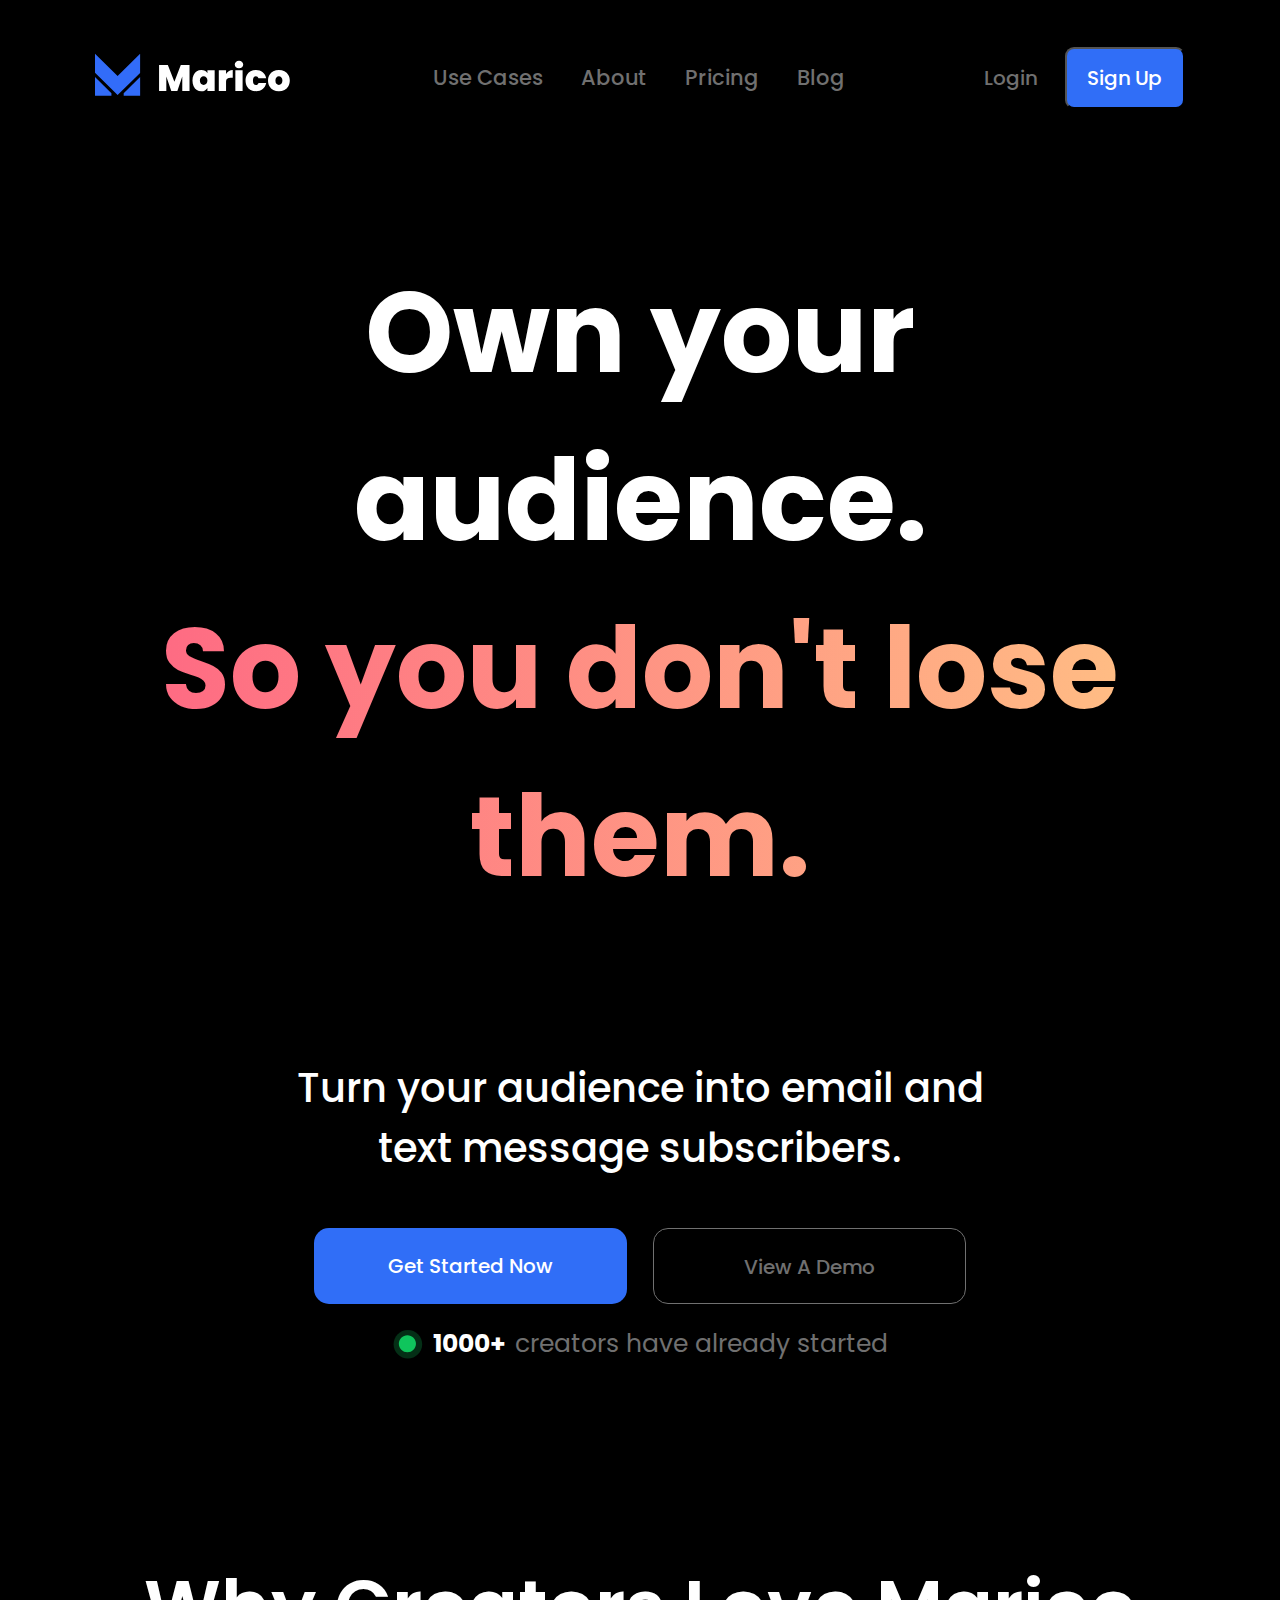
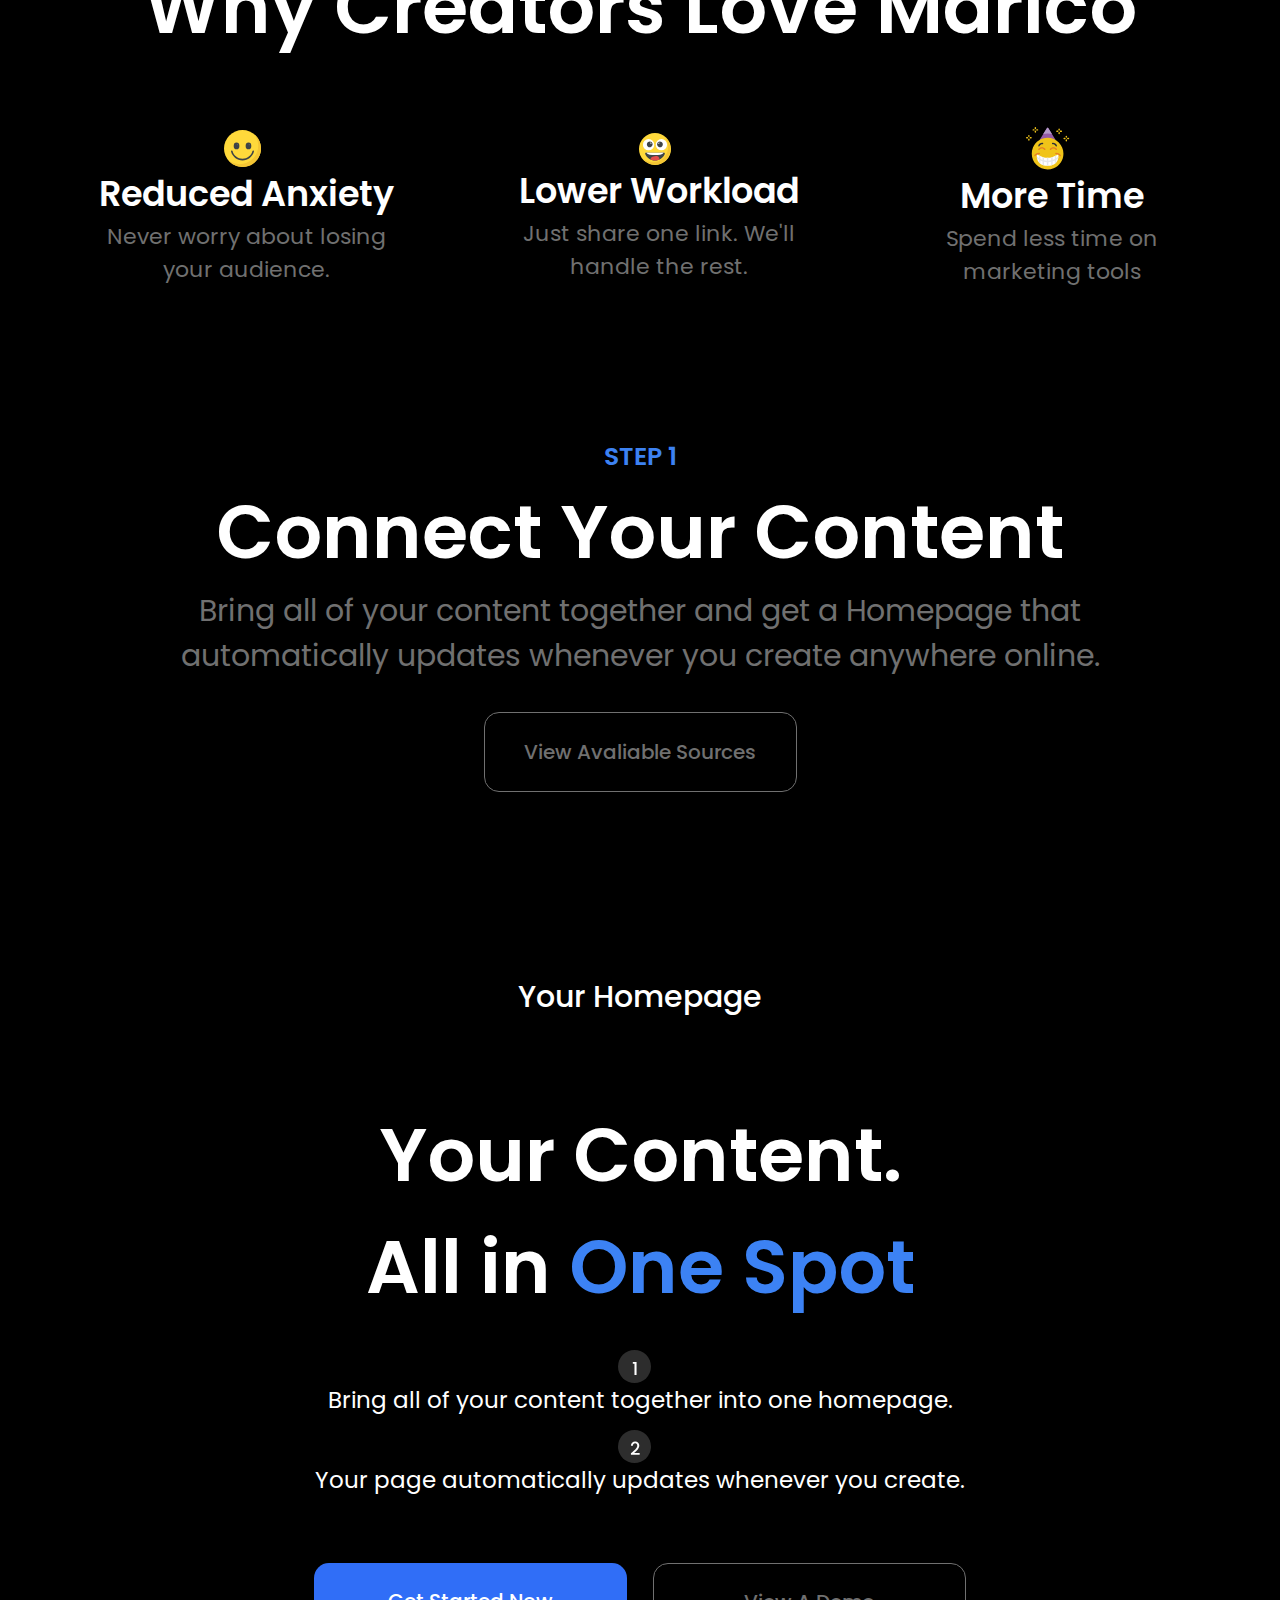
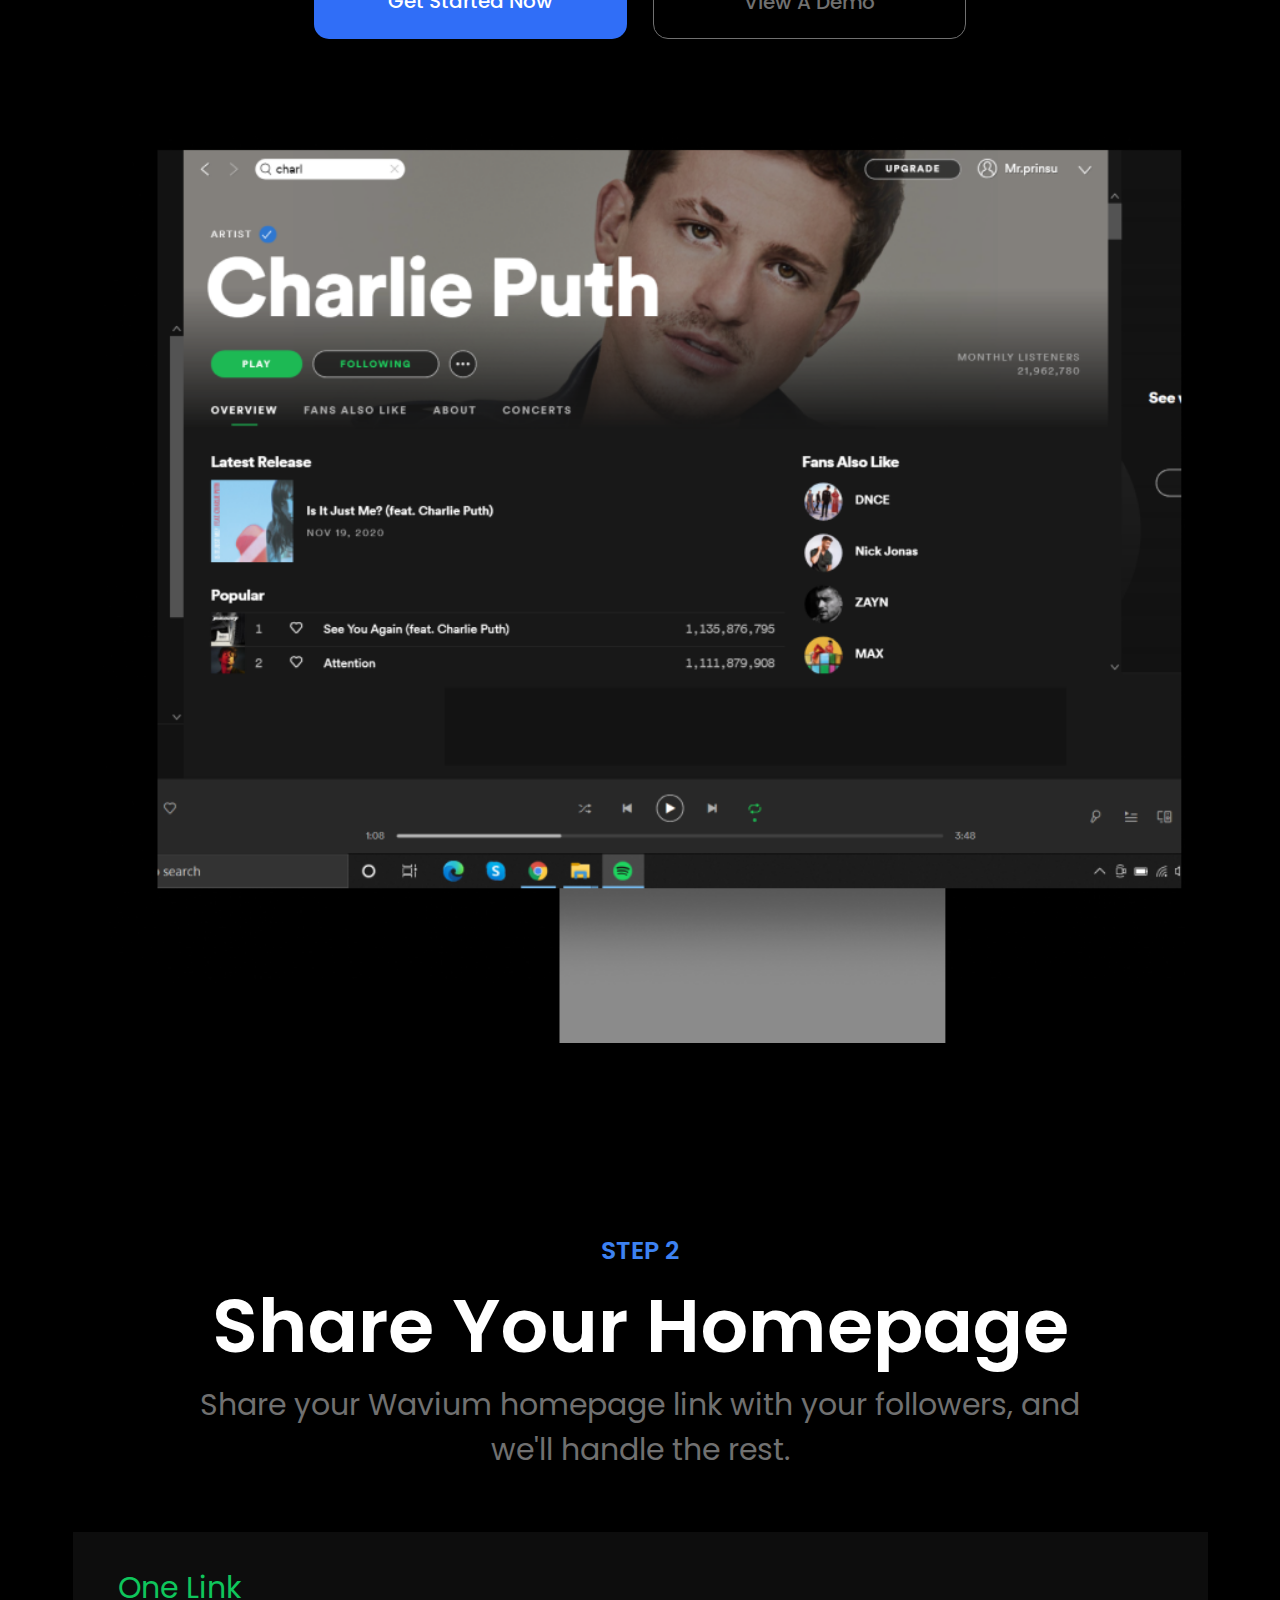
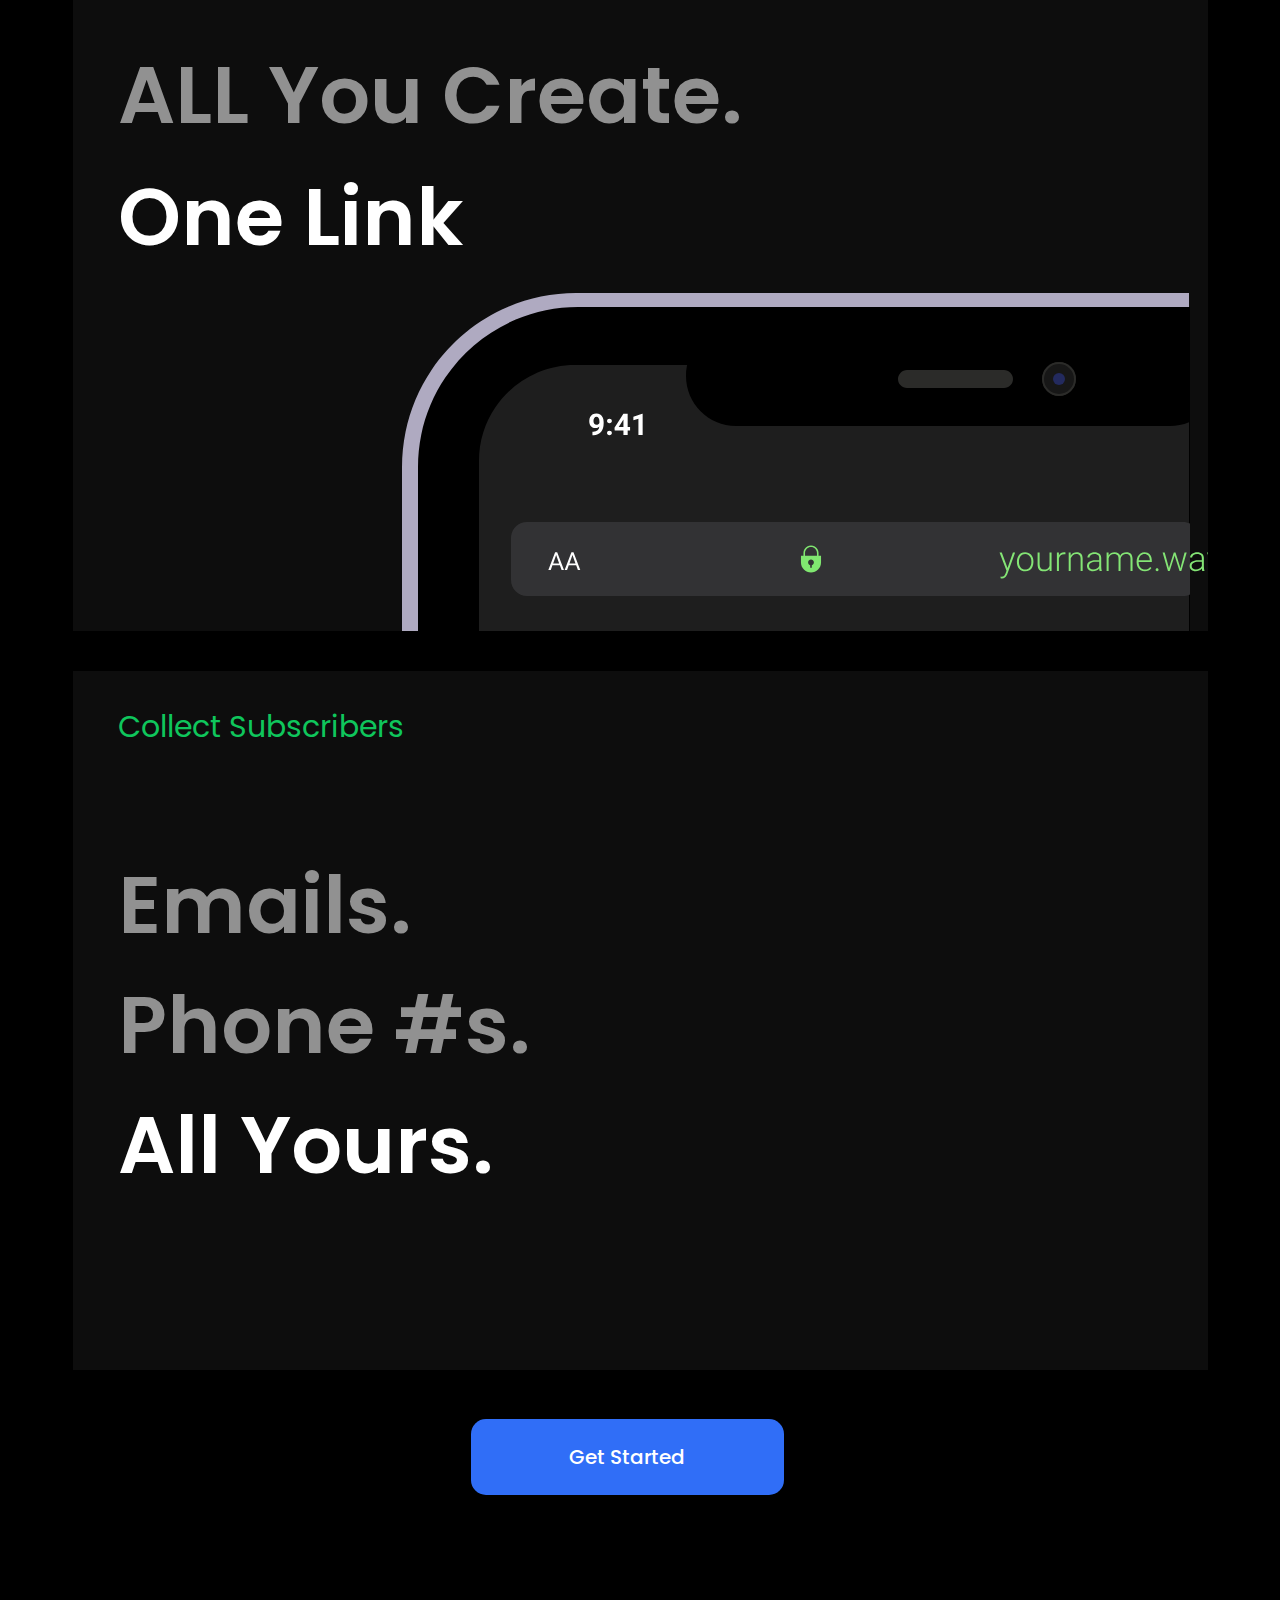
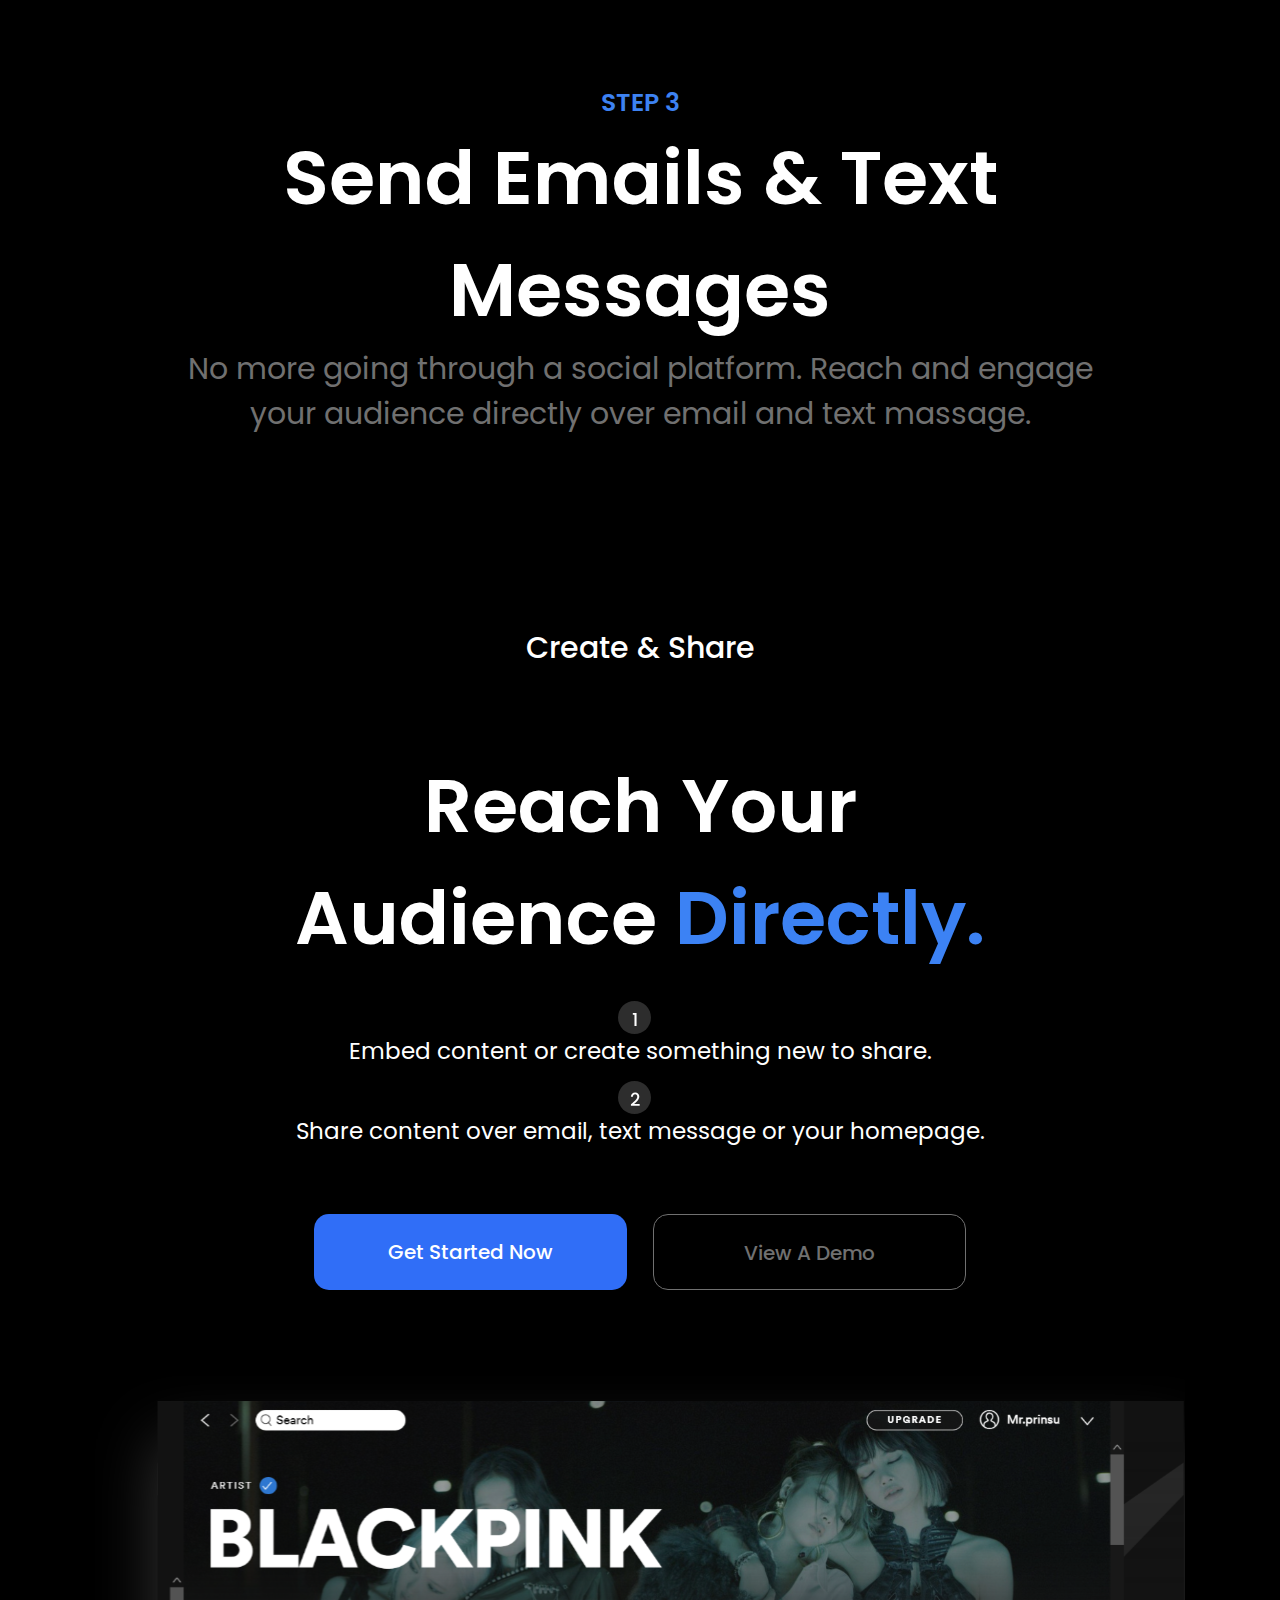
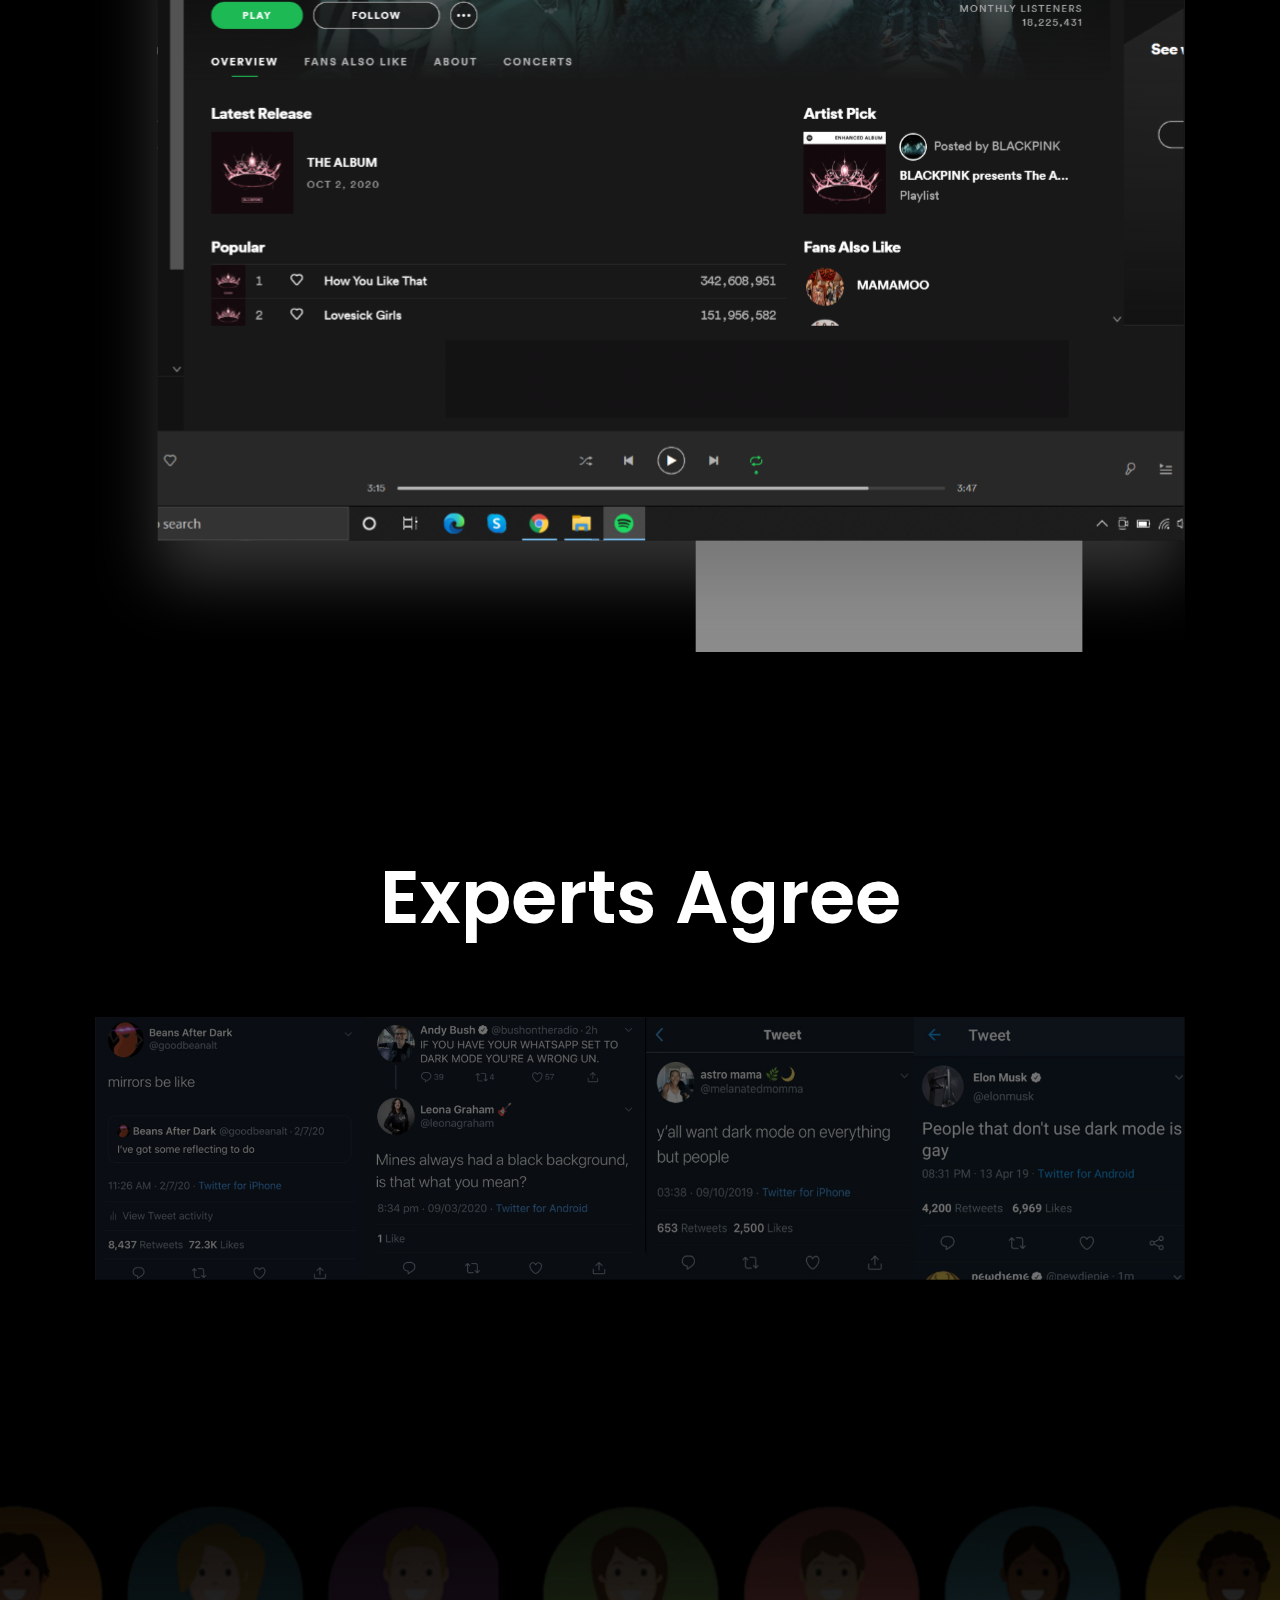
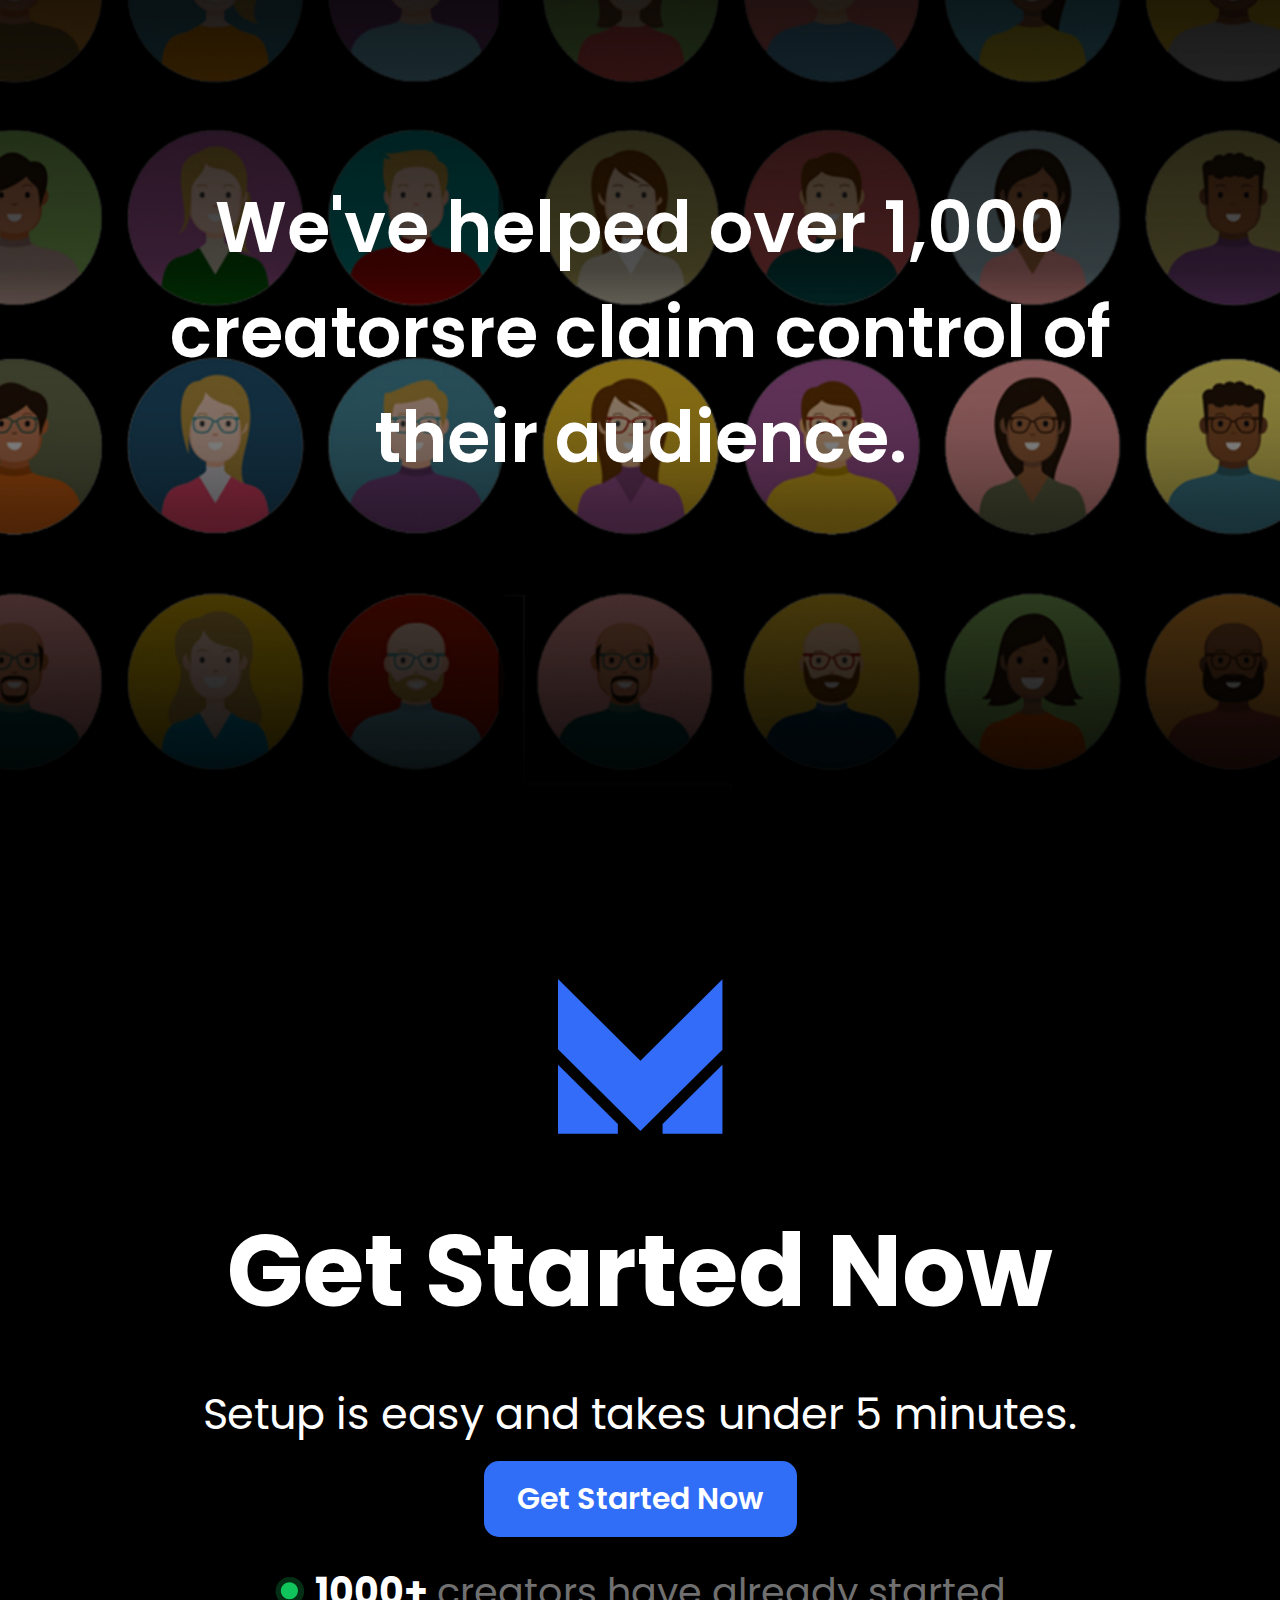
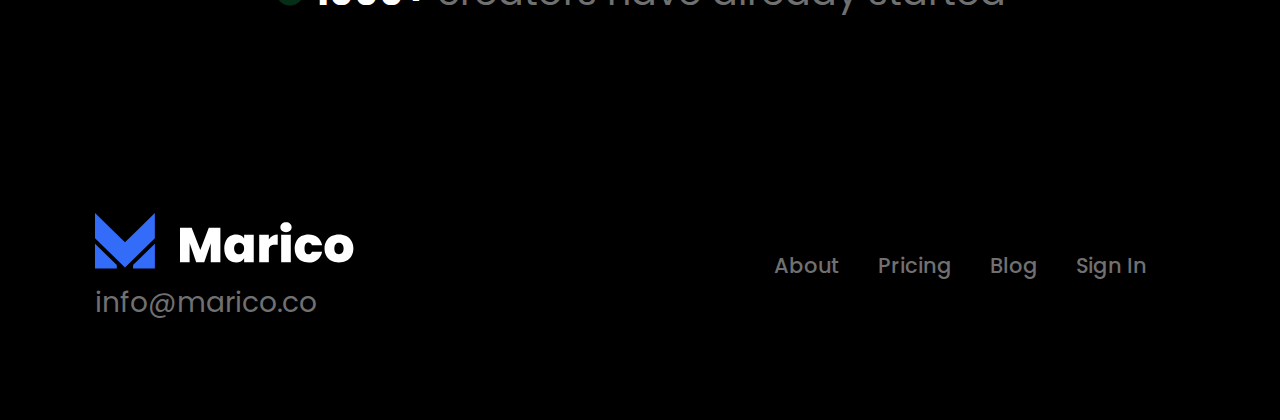
<file: index.html>
<!DOCTYPE html>
<html lang="en">
  <head>
    <meta charset="UTF-8" />
    <meta http-equiv="X-UA-Compatible" content="IE=edge" />
    <meta name="viewport" content="width=device-width, initial-scale=1.0" />
    <link rel="stylesheet" href="css/style.css" />
    <link rel="stylesheet" href="css/normalize.css" />
    <link rel="stylesheet" href="css/media.css" />
    <link rel="preconnect" href="https://fonts.googleapis.com" />
    <link rel="preconnect" href="https://fonts.gstatic.com" crossorigin />
    <link href="https://fonts.googleapis.com/css2?family=Poppins:wght@400;500;600;700&family=Readex+Pro:wght@200;300;400;500;600;700&family=Roboto:ital,wght@0,100;0,300;0,400;0,500;0,700;0,900;1,100;1,300;1,400;1,500;1,700;1,900&display=swap" rel="stylesheet"/>
    <title>Marico</title>
  </head>
  <body>
    <header class="header">
      <div class="container">
        <nav>
          <img src="img/Company_logo.svg" alt="" class="nav-logo" />
          <ul class="nav-ul">
            <li class="nav-li"><a href="index.html" class="nav-li-a">Use Cases</a></li>
            <li class="nav-li"><a href="aboutus.html" class="nav-li-a">About</a></li>
            <li class="nav-li"><a href="price.html" class="nav-li-a">Pricing</a></li>
            <li class="nav-li"><a href="blog.html" class="nav-li-a">Blog</a></li>
          </ul>
          <div class="nav-buttons">
            <a href="login.html"><button class="login-btn">Login</button></a>
            <a href="signup.html"><button class="signup-btn">Sign Up</button></a>
          </div>
        </nav>
        <div class="header-content">
          <h1 class="h1">Own your audience.</h1>
          <span class="h1-2">So you don't lose them.</span>
          <b class="b">Turn your audience into email and text message subscribers.</b>
          <div class="buttons">
            <button class="getstart">Get Started Now</button>
            <button class="viewdemo">View A Demo</button>
          </div>
          <div class="text-group">
            <img src="img/Dot.svg" alt="" class="dot" />
            <p class="p700_25">1000+</p>
            <p class="p400_25">creators have already started</p>
          </div>
        </div>
      </div>
    </header>
    <section class="creators">
      <div class="container">
        <h2 class="h2">Why Creators Love Marico</h2>
        <div class="creators-content">
          <div class="creators-text ">
            <div class="text-group mb">
              <img src="img/Smile_emoji.svg" alt="" class="emoji" />
              <p class="p600_35">Reduced Anxiety</p>
            </div>
            <p class="p400_22">Never worry about losing your audience.</p>
          </div>
          <div class="creators-text mr">
            <div class="text-group mb">
              <img src="img/Happy_emoji.svg" alt="" class="emoji" />
              <p class="p600_35">Lower Workload</p>
            </div>
            <p class="p400_22">Just share one link. We'll handle the rest.</p>
          </div>
          <div class="creators-text">
            <div class="text-group mb">
              <img src="img/Party_emoji.svg" alt="" class="emoji" />
              <p class="p600_35">More Time</p>
            </div>
            <p class="p400_22">Spend less time on marketing tools</p>
          </div>
        </div>
      </div>
    </section>
    <section class="step1">
      <div class="container center">
        <p class="p600_25">STEP 1</p>
        <h2 class="h2 mb">Connect Your Content</h2>
        <p class="p400_30">
          Bring all of your content together and get a Homepage that
          automatically updates whenever you create anywhere online.
        </p>
        <button class="step1-btn">View Avaliable Sources</button>
      </div>
    </section>
    <section class="homepage">
      <div class="container">
        <div class="homepage-content">
          <div class="homepage-text">
            <p class="p500_30">Your Homepage</p>
            <h2 class="h2 ml">Your Content.</h2>
            <h2 class="h2 ml">All in <span class="h2s">One Spot</span></h2>
            <div class="text-group mb fl" style="margin-bottom: 13px; margin-top: 27px">
              <img src="img/Bullet.svg" alt="" class="bullet" />
              <p class="p400_23">
                Bring all of your content together into one homepage.
              </p>
            </div>
            <div class="text-group mb fl">
              <img src="img/Bullet2.svg" alt="" class="bullet" >
              <p class="p400_23">
                Your page automatically updates whenever you create.
              </p>
            </div>
            <div class="buttons mr">
              <button class="getstart sm">Get Started Now</button>
              <button class="viewdemo sm">View A Demo</button>
            </div>
            <img src="img/Screen.png" alt="" class="screen2" />
            <img src="img/Screen.png" alt="" class="screen" />
          </div>
        </div>
      </div>
    </section>
    <section class="step2">
      <div class="container center">
        <p class="p600_25">STEP 2</p>
        <h2 class="h2 mb">Share Your Homepage</h2>
        <p class="p400_30">
          Share your Wavium homepage link with your followers, and we'll handle
          the rest.
        </p>
      </div>
    </section>
    <section class="mobile">
      <div class="container fl">
        <div class="mobile-content">
          <div class="mobile-card fl">
            <p class="p400_30 green" style="margin-bottom: 24px">One Link</p>
            <h3 class="h3">ALL You Create.</h3>
            <h3 class="h3 white">One Link</h3>
            <div class="mobile-pic">
              <img src="img/Mobile.svg" alt="" class="phone" />
            </div>
          </div>
          <div class="mobile-card">
            <p class="p400_30 green" style="margin-bottom: 96px">
              Collect Subscribers
            </p>
            <h3 class="h3">Emails.</h3>
            <h3 class="h3">Phone #s.</h3>
            <h3 class="h3 white">All Yours.</h3>
          </div>
        </div>
        <div class="button">
          <button class="getstart">Get Started</button>
        </div>
      </div>
    </section>
    <section class="step3">
      <div class="container center">
        <p class="p600_25">STEP 3</p>
        <h2 class="h2 mb">Send Emails & Text Messages</h2>
        <p class="p400_30" style="margin-bottom: 189px">
          No more going through a social platform. Reach and engage your
          audience directly over email and text massage.
        </p>
      </div>
    </section>
    <section class="homepage create&share">
      <div class="container">
        <div class="homepage-content">
          <div class="homepage-text">
            <p class="p500_30">Create & Share</p>
            <h2 class="h2 ml">Reach Your</h2>
            <h2 class="h2 ml">Audience <span class="h2s">Directly.</span></h2>
            <div class="text-group mb fl" style="margin-bottom: 13px; margin-top: 27px">
              <img src="img/Bullet.svg" alt="" class="bullet" />
              <p class="p400_23">
                Embed content or create something new to share.
              </p>
            </div>
            <div class="text-group mb fl">
              <img src="img/Bullet2.svg" alt="" class="bullet" />
              <p class="p400_23">
                Share content over email, text message or your homepage.
              </p>
            </div>
            <div class="buttons mr">
              <button class="getstart sm">Get Started Now</button>
              <button class="viewdemo sm">View A Demo</button>
            </div>
            <img src="img/Screen2.svg" alt="" class="screen2" />
            <img src="img/Screen2.svg" alt="" class="screen" />
          </div>
        </div>
      </div>
    </section>
    <section class="experts">
      <div class="container">
        <h2 class="h2">Experts Agree</h2>
        <div class="experts-pic">
          <img src="img/Image.png" alt="" class="experts-image" />
        </div>
      </div>
    </section>
    <section class="help">
      <div class="container">
        <h4 class="h4">
          We've helped over 1,000 creatorsre claim control of their audience.
        </h4>
      </div>
    </section>
    <section class="get_started">
      <div class="container">
        <div class="get_started-content">
          <img src="img/Logo2.svg" alt="" class="logo2" />
          <h5 class="h5">Get Started Now</h5>
          <p class="p400_43">Setup is easy and takes under 5 minutes.</p>
          <button class="getstart mr">Get Started Now</button>
          <div class="text-group">
            <img src="img/Dot.svg" alt="" class="dot" />
            <p class="p700_25 big">1000+</p>
            <p class="p400_25 big">creators have already started</p>
          </div>
        </div>
      </div>
    </section>
    <footer>
      <div class="container">
        <nav class="footer-nav">
          <div class="logo-group">
            <img src="img/Company_logo.svg" alt="" class="nav-logo" />
            <div class="nav-li sm">info@marico.co</div>
          </div>
          <ul class="nav-ul">
            <li class="nav-li"><a href="aboutus.html" class="nav-li-a">About</a></li>
            <li class="nav-li"><a href="price.html" class="nav-li-a">Pricing</a></li>
            <li class="nav-li"><a href="blog.html" class="nav-li-a">Blog</a></li>
            <li class="nav-li"><a href="" class="nav-li-a">Sign In</a></li>
          </ul>
        </nav>
      </div>
    </footer>
  </body>
</html>
</file>
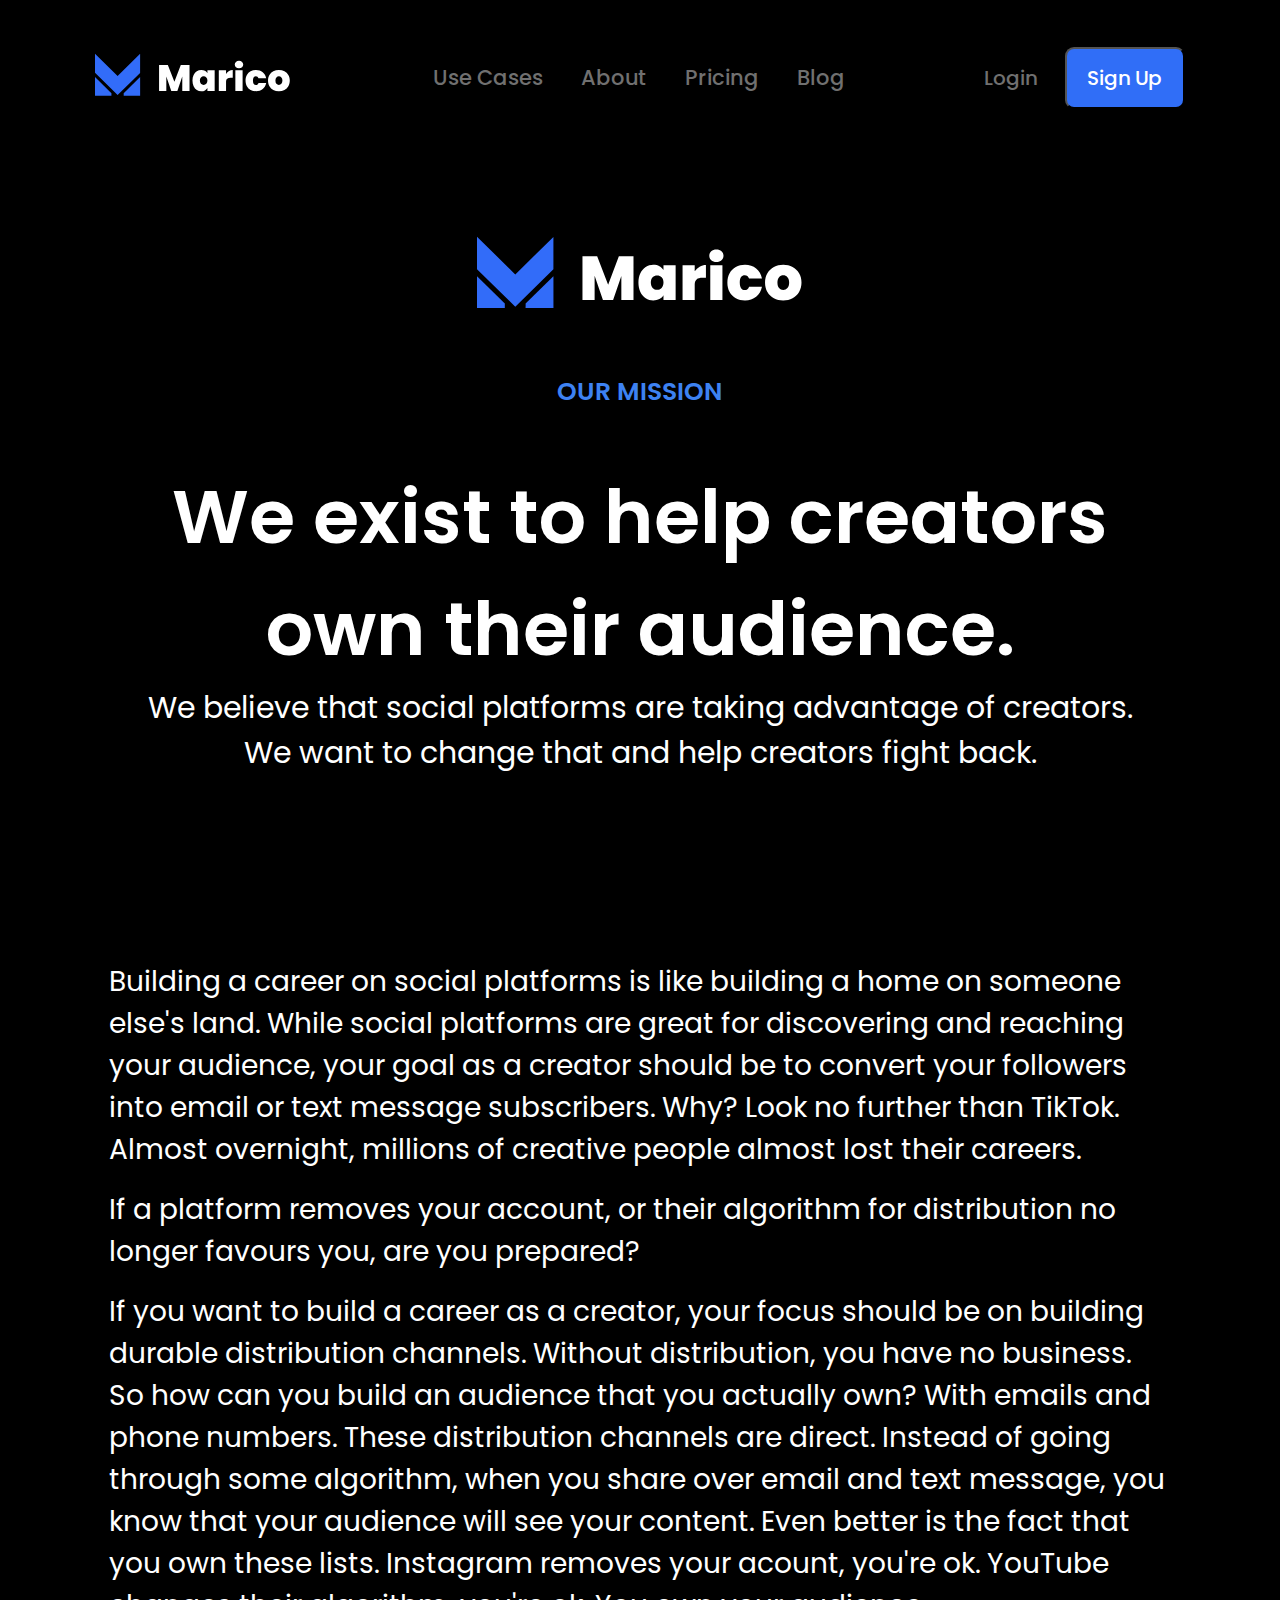
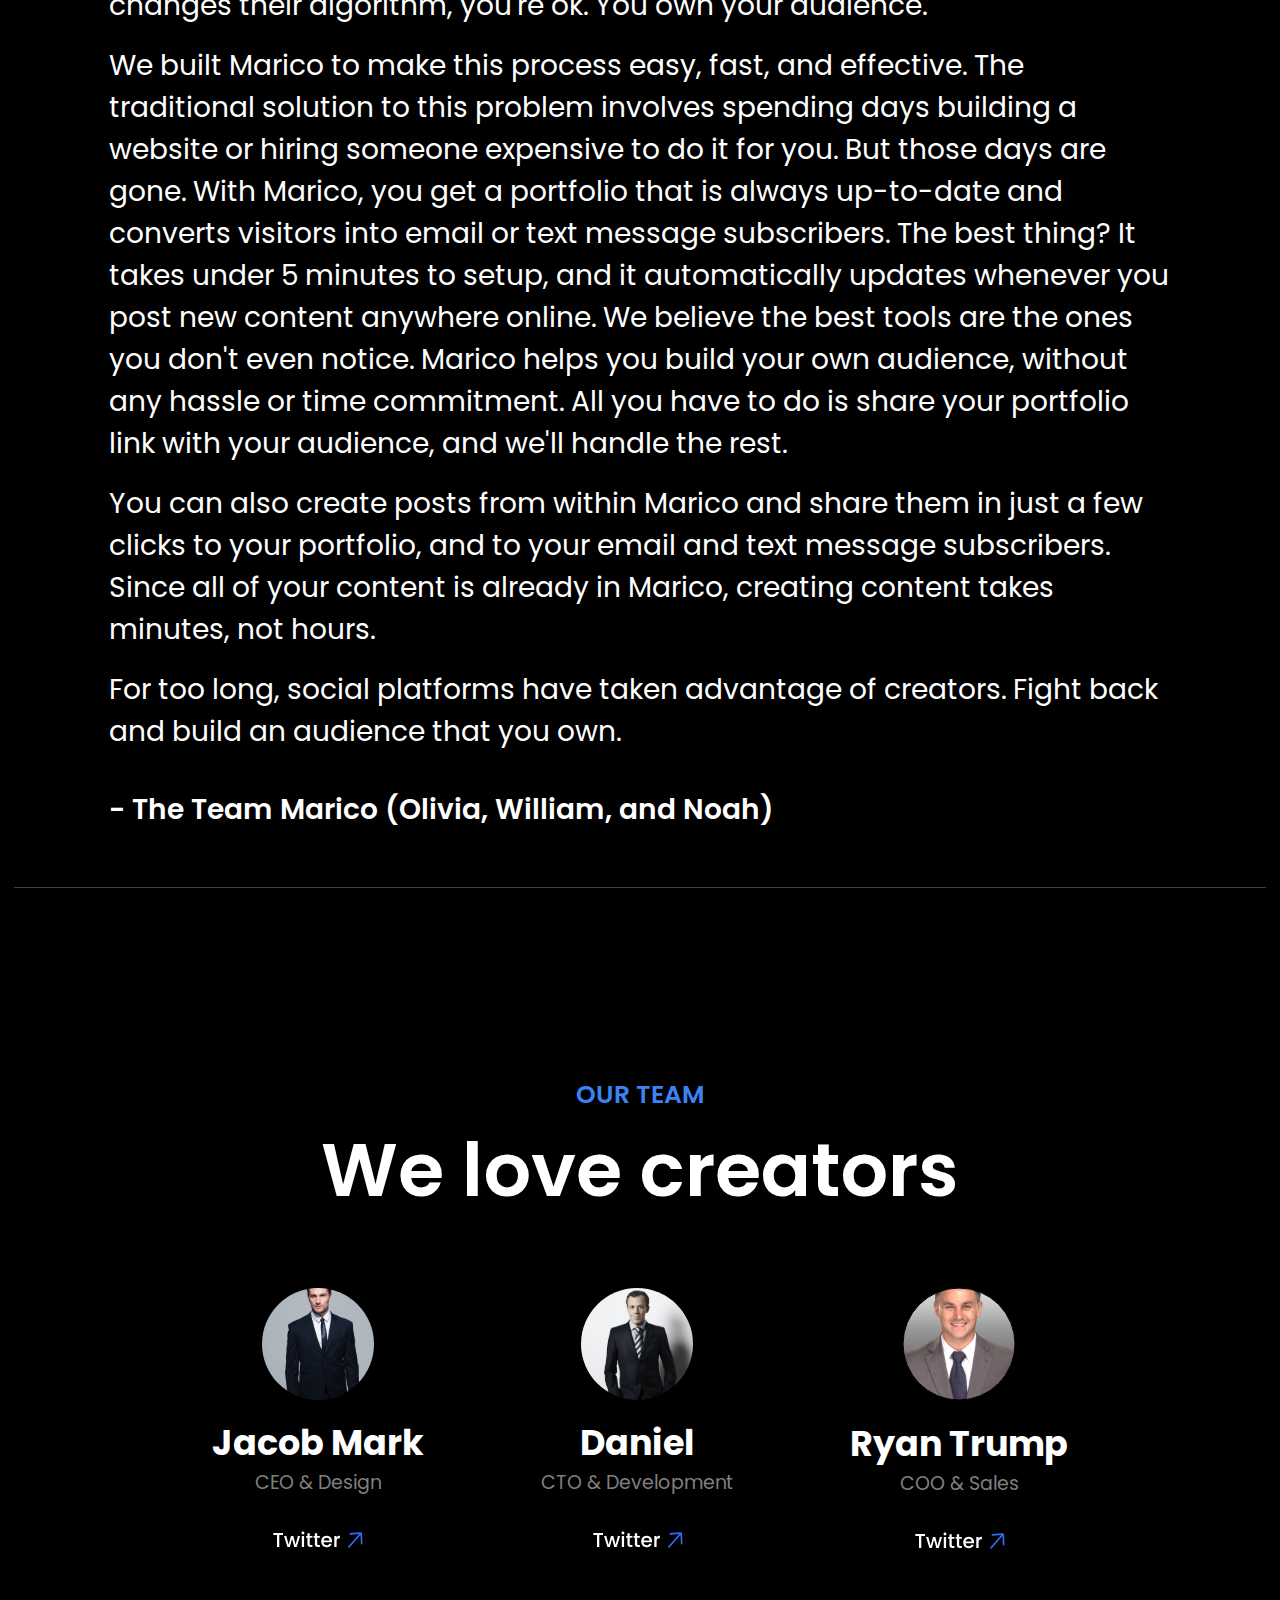
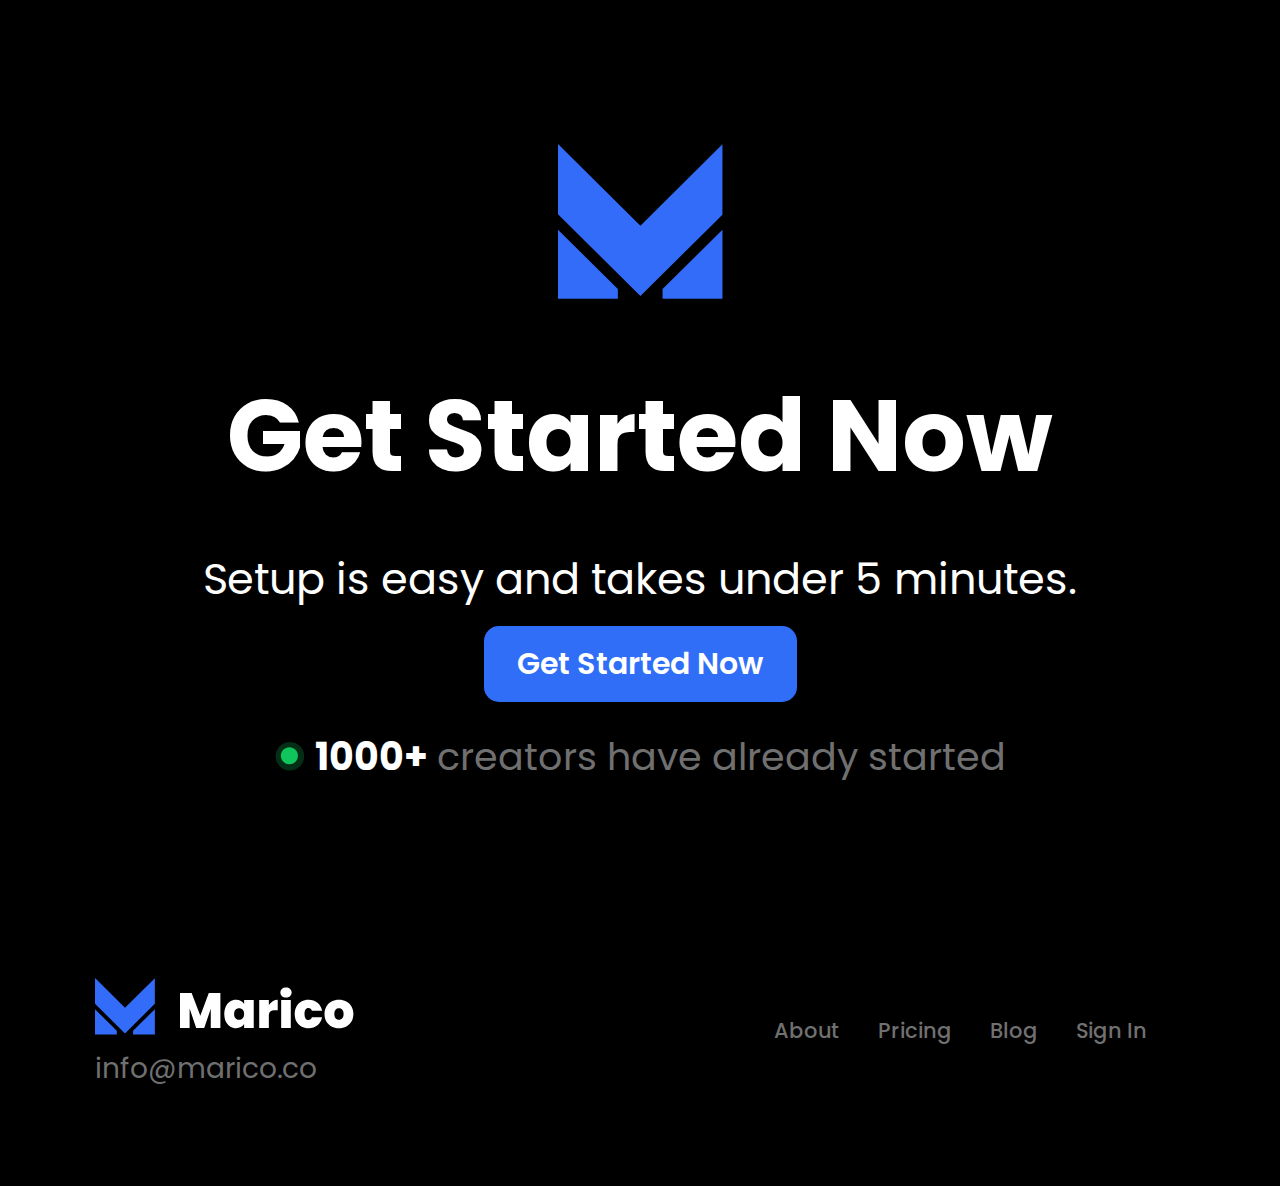
<file: aboutus.html>
<!DOCTYPE html>
<html lang="en">
    <head>
        <meta charset="UTF-8" />
        <meta http-equiv="X-UA-Compatible" content="IE=edge" />
        <meta name="viewport" content="width=device-width, initial-scale=1.0" />
        <link rel="stylesheet" href="css/style.css" />
        <link rel="stylesheet" href="css/normalize.css" />
        <link rel="stylesheet" href="css/media.css" />
        <link rel="preconnect" href="https://fonts.googleapis.com" />
        <link rel="preconnect" href="https://fonts.gstatic.com" crossorigin />
        <link href="https://fonts.googleapis.com/css2?family=Poppins:wght@400;500;600;700&family=Readex+Pro:wght@200;300;400;500;600;700&family=Roboto:ital,wght@0,100;0,300;0,400;0,500;0,700;0,900;1,100;1,300;1,400;1,500;1,700;1,900&display=swap" rel="stylesheet"/>
        <title>About US</title>
    </head>
    <body>
        <header class="header">
        <div class="container">
            <nav>
            <img src="img/Company_logo.svg" alt="" class="nav-logo" />
            <ul class="nav-ul">
                <li class="nav-li"><a href="index.html" class="nav-li-a">Use Cases</a></li>
                <li class="nav-li"><a href="aboutus.html" class="nav-li-a">About</a></li>
                <li class="nav-li"><a href="price.html" class="nav-li-a">Pricing</a></li>
                <li class="nav-li"><a href="blog.html" class="nav-li-a">Blog</a></li>
            </ul>
            <div class="nav-buttons">
                <a href="login.html"><button class="login-btn">Login</button></a>
                <a href="signup.html"><button class="signup-btn">Sign Up</button></a>
            </div>
            </nav>
        </div>
        </header>
        <section class="mission">
            <div class="container">
                <div class="mission__content">
                    <img src="img/Company_logo2.svg" alt="" class="logo3">
                    <p class="p600_25">OUR MISSION</p>
                    <h1 class="h2 mb">We exist to help creators<br>
                        own their audience.</h1>
                    <p class="p400_30 white" style="max-width:100%; margin-bottom:186px;">
                        We believe that social platforms are taking advantage of creators.<br>
                        We want to change that and help creators fight back. 
                    </p>
                    <div class="mission_text">
                        <p class="p400_28">
                            Building a career on social platforms is like building a home on someone else's
                            land. While social platforms are great for discovering and reaching your audience,
                            your goal as a creator should be to convert your followers into email or text
                            message subscribers. Why? Look no further than TikTok. Almost overnight,
                            millions of creative people almost lost their careers. 
                        </p>
                        <p class="p400_28">
                            If a platform removes your account, or their algorithm for distribution no longer
                            favours you, are you prepared? 
                        </p>
                        <p class="p400_28">
                            If you want to build a career as a creator, your focus should be on building durable
                            distribution channels. Without distribution, you have no business. So how can you
                            build an audience that you actually own? With emails and phone numbers. These
                            distribution channels are direct. Instead of going through some algorithm, when
                            you share over email and text message, you know that your audience will see your
                            content. Even better is the fact that you own these lists. Instagram removes your
                            acount, you're ok. YouTube changes their algorithm, you're ok. You own your
                            audience. 
                        </p>
                        <p class="p400_28">
                            We built Marico to make this process easy, fast, and effective. The traditional
                            solution to this problem involves spending days building a website or hiring
                            someone expensive to do it for you. But those days are gone. With Marico, you
                            get a portfolio that is always up-to-date and converts visitors into email or text
                            message subscribers. The best thing? It takes under 5 minutes to setup, and it
                            automatically updates whenever you post new content anywhere online. We
                            believe the best tools are the ones you don't even notice. Marico helps you build
                            your own audience, without any hassle or time commitment. All you have to do is
                            share your portfolio link with your audience, and we'll handle the rest. 
                        </p>
                        <p class="p400_28">
                            You can also create posts from within Marico and share them in just a few clicks
                            to your portfolio, and to your email and text message subscribers. Since all of your
                            content is already in Marico, creating content takes minutes, not hours. 
                        </p>
                        <p class="p400_28">
                            For too long, social platforms have taken advantage of creators. Fight back and
                            build an audience that you own. 
                        </p>
                        <p class="p400_28 fw">
                            - The Team Marico (Olivia, William, and Noah) 
                        </p>
                    </div>
                </div>
            </div>
        </section>
        <section class="ourteam">
            <div class="container">
                <div class="ourteam__content">
                    <p class="p600_25">OUR TEAM</p>
                    <h2 class="h2 mb">We love creators</h2>
                    <div class="ourteam__cards">
                        <div class="ourteam__person">
                            <img src="img/Profile.svg" alt="" class="person-img">
                            <p class="p700_35">Jacob Mark</p>
                            <p class="p400_19">CEO & Design</p>
                            <img src="img/Twitter.svg" alt="" class="twitter">
                        </div>
                        <div class="ourteam__person">
                            <img src="img/Profile2.svg" alt="" class="person-img">
                            <p class="p700_35">Daniel</p>
                            <p class="p400_19">CTO & Development</p>
                            <img src="img/Twitter.svg" alt="" class="twitter">
                        </div>
                        <div class="ourteam__person">
                            <img src="img/Profile3.svg" alt="" class="person-img">
                            <p class="p700_35">Ryan Trump</p>
                            <p class="p400_19">COO & Sales</p>
                            <img src="img/Twitter.svg" alt="" class="twitter">
                        </div>
                    </div>
                </div>
            </div>
        </section>
        <section class="get_started">
                <div class="container">
                <div class="get_started-content">
                    <img src="img/Logo2.svg" alt="" class="logo2" />
                    <h5 class="h5">Get Started Now</h5>
                    <p class="p400_43">Setup is easy and takes under 5 minutes.</p>
                    <button class="getstart mr">Get Started Now</button>
                    <div class="text-group">
                    <img src="img/Dot.svg" alt="" class="dot" />
                    <p class="p700_25 big">1000+</p>
                    <p class="p400_25 big">creators have already started</p>
                    </div>
                </div>
            </div>
        </section>
        <footer>
            <div class="container">
                <nav class="footer-nav">
                    <div class="logo-group">
                    <img src="img/Company_logo.svg" alt="" class="nav-logo" />
                    <div class="nav-li sm">info@marico.co</div>
                    </div>
                    <ul class="nav-ul">
                    <li class="nav-li"><a href="aboutus.html" class="nav-li-a">About</a></li>
                    <li class="nav-li"><a href="price.html" class="nav-li-a">Pricing</a></li>
                    <li class="nav-li"><a href="blog.html" class="nav-li-a">Blog</a></li>
                    <li class="nav-li"><a href="" class="nav-li-a">Sign In</a></li>
                    </ul>
                </nav>
            </div>
        </footer>
    </body>
</html>
</file>
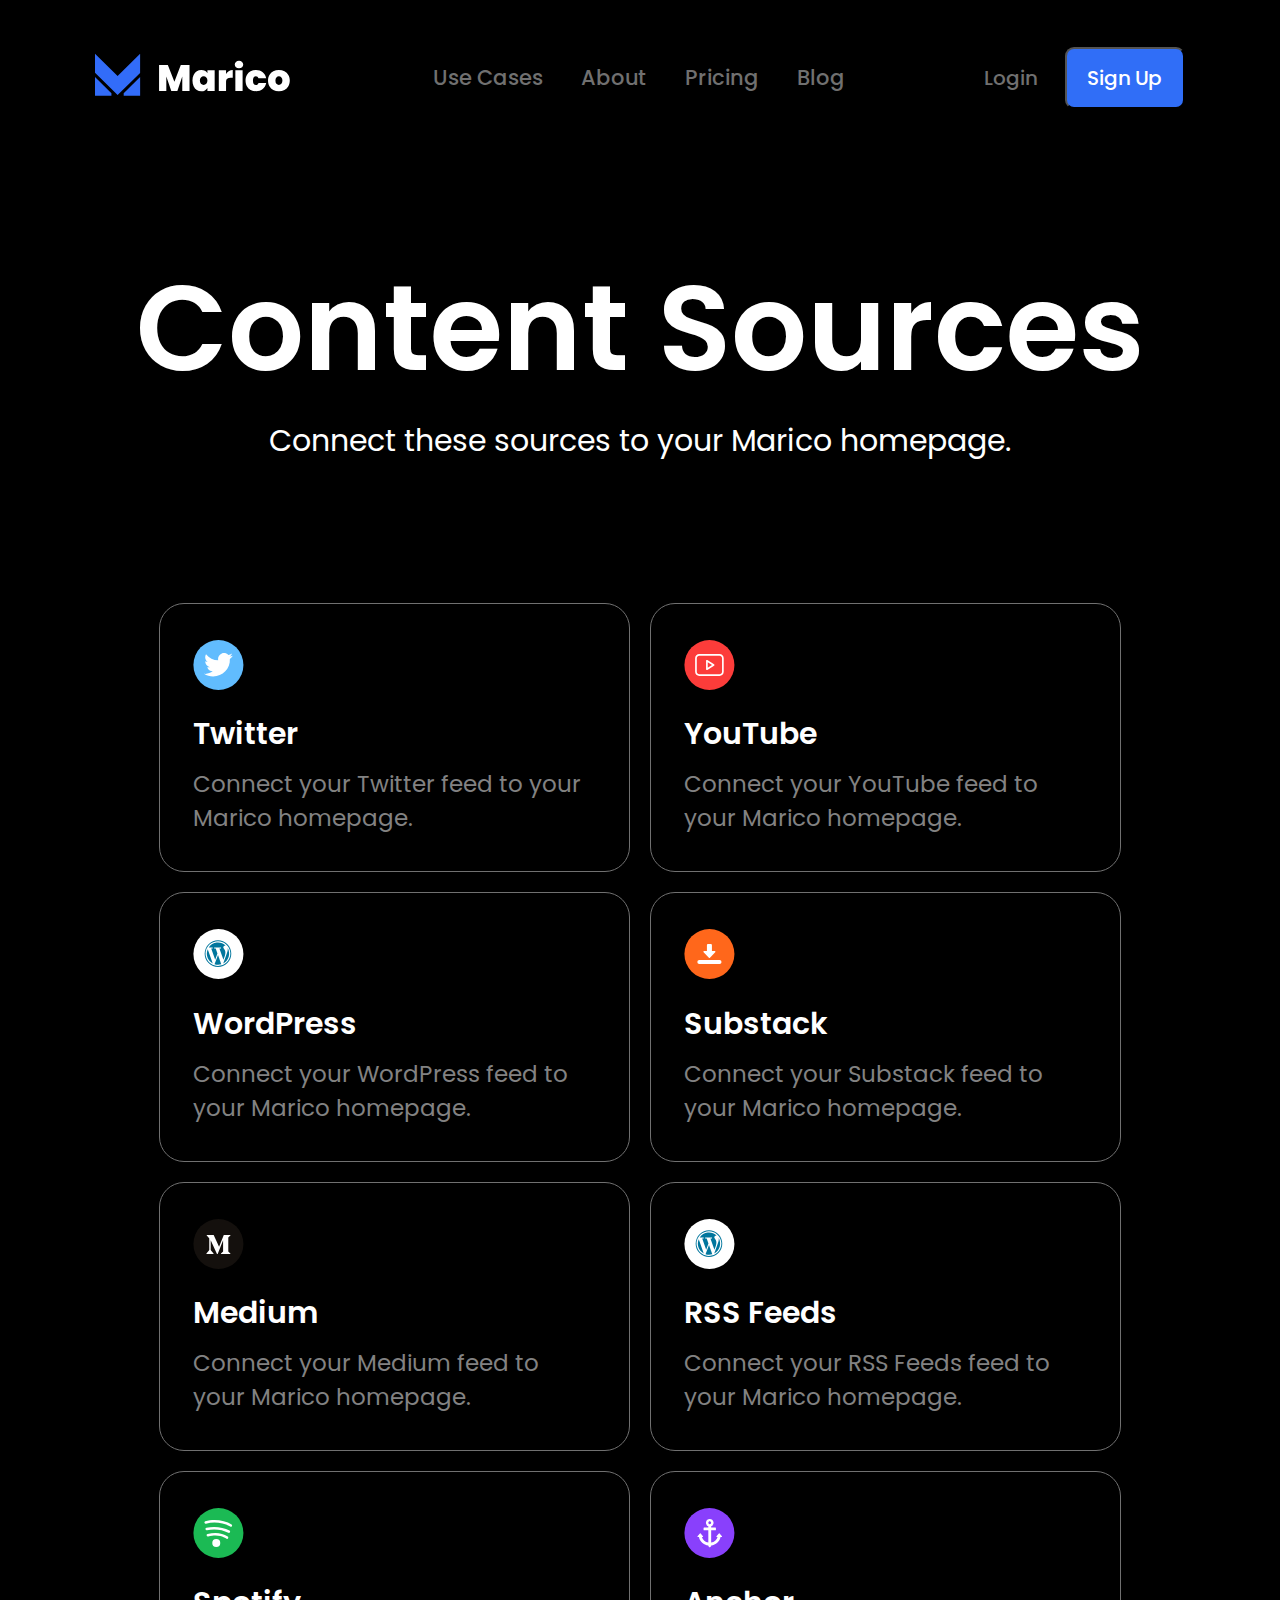
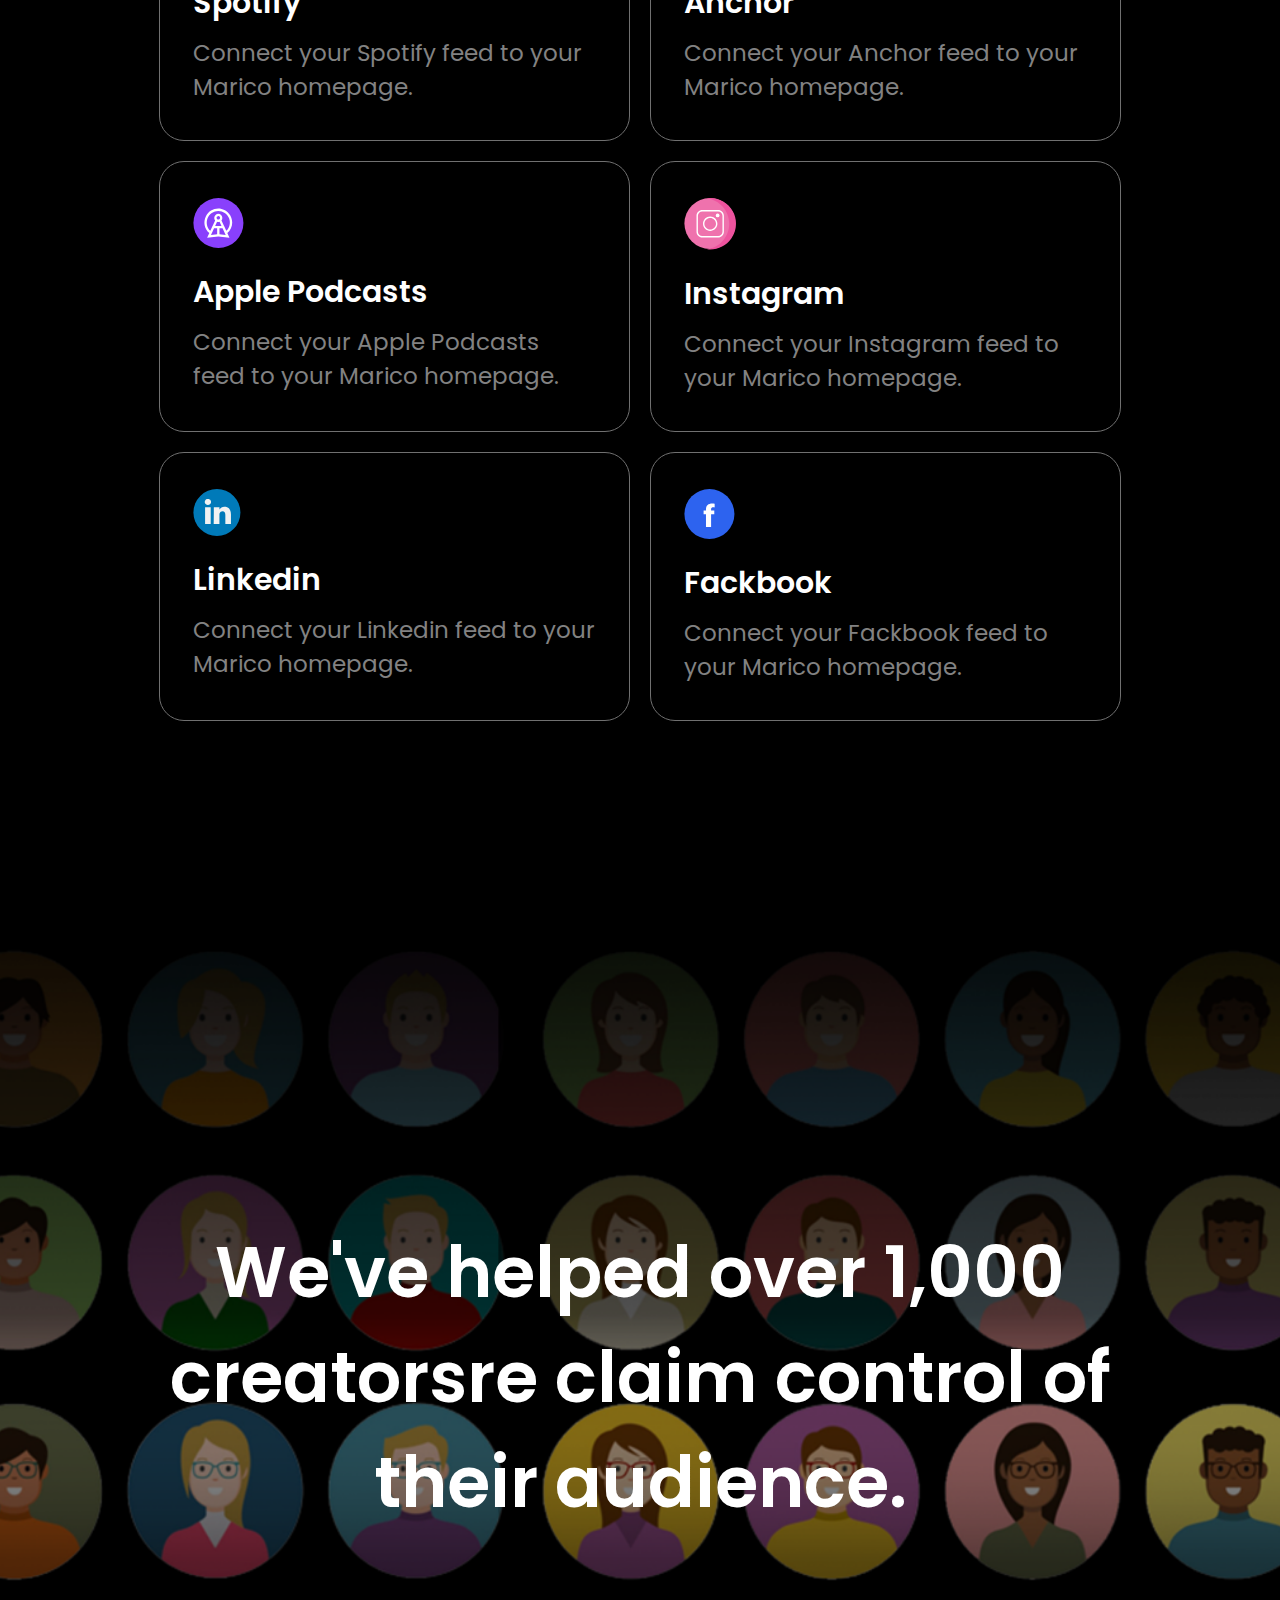
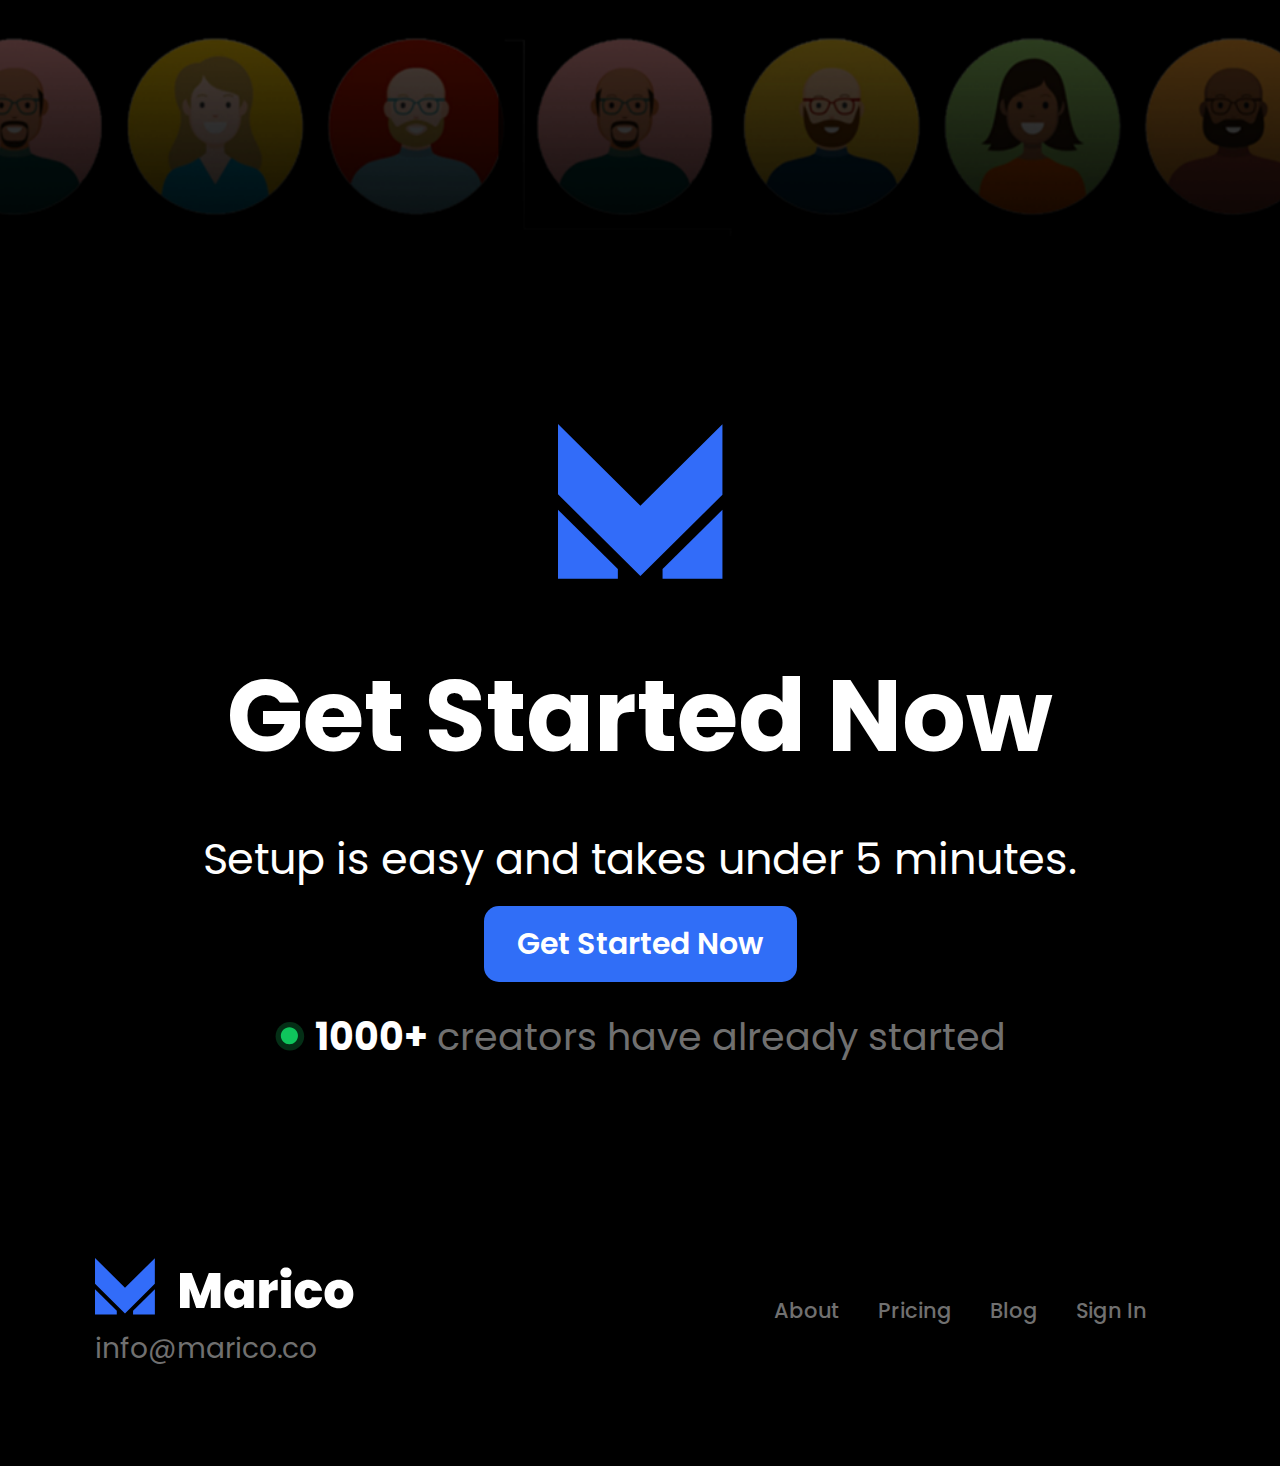
<file: blog.html>
<!DOCTYPE html>
<html lang="en">
    <head>
        <meta charset="UTF-8" />
        <meta http-equiv="X-UA-Compatible" content="IE=edge" />
        <meta name="viewport" content="width=device-width, initial-scale=1.0" />
        <link rel="stylesheet" href="css/style.css" />
        <link rel="stylesheet" href="css/normalize.css" />
        <link rel="stylesheet" href="css/media.css" />
        <link rel="preconnect" href="https://fonts.googleapis.com" />
        <link rel="preconnect" href="https://fonts.gstatic.com" crossorigin />
        <link href="https://fonts.googleapis.com/css2?family=Poppins:wght@400;500;600;700&family=Readex+Pro:wght@200;300;400;500;600;700&family=Roboto:ital,wght@0,100;0,300;0,400;0,500;0,700;0,900;1,100;1,300;1,400;1,500;1,700;1,900&display=swap" rel="stylesheet"/>
        <title>Blog</title>
    </head>
    <body>
        <header class="header">
        <div class="container">
            <nav>
            <img src="img/Company_logo.svg" alt="" class="nav-logo" />
            <ul class="nav-ul">
                <li class="nav-li"><a href="index.html" class="nav-li-a">Use Cases</a></li>
                <li class="nav-li"><a href="aboutus.html" class="nav-li-a">About</a></li>
                <li class="nav-li"><a href="price.html" class="nav-li-a">Pricing</a></li>
                <li class="nav-li"><a href="blog.html" class="nav-li-a">Blog</a></li>
            </ul>
            <div class="nav-buttons">
                <a href="login.html"><button class="login-btn">Login</button></a>
                <a href="signup.html"><button class="signup-btn">Sign Up</button></a>
            </div>
            </nav>
        </div>
        </header>
        <section class="blog">
            <div class="container">
                <div class="blog__content">
                    <h1 class="h6">Content Sources</h1>
                    <p class="p400_30 wh">Connect these sources to your Marico homepage.</p>
                    <div class="blog-cards">
                        <div class="blog-cards_items">
                            <img src="img/Twitter_logo.svg" alt="" class="blog_icons">
                            <p class="p600_30">Twitter</p>
                            <p class="p400_23 grey">Connect your Twitter feed to
                                your Marico homepage.</p>
                        </div>
                        <div class="blog-cards_items">
                            <img src="img/YouTube_logo.svg" alt="" class="blog_icons">
                            <p class="p600_30">YouTube</p>
                            <p class="p400_23 grey">Connect your YouTube feed to
                                your Marico homepage.</p>
                        </div>
                        <div class="blog-cards_items">
                            <img src="img/Wordpress_logo.svg" alt="" class="blog_icons">
                            <p class="p600_30">WordPress</p>
                            <p class="p400_23 grey">Connect your WordPress feed
                                to your Marico homepage.</p>
                        </div>
                        <div class="blog-cards_items">
                            <img src="img/Substack_logo.svg" alt="" class="blog_icons">
                            <p class="p600_30">Substack</p>
                            <p class="p400_23 grey">Connect your Substack feed to
                                your Marico homepage.</p>
                        </div>
                        <div class="blog-cards_items">
                            <img src="img/Medium_logo.svg" alt="" class="blog_icons">
                            <p class="p600_30">Medium</p>
                            <p class="p400_23 grey">Connect your Medium feed to
                                your Marico homepage.</p>
                        </div>
                        <div class="blog-cards_items">
                            <img src="img/Wordpress_logo.svg" alt="" class="blog_icons">
                            <p class="p600_30">RSS Feeds<p>
                            <p class="p400_23 grey">Connect your RSS Feeds feed
                                to your Marico homepage.</p>
                        </div>
                        <div class="blog-cards_items">
                            <img src="img/Spotify_logo.svg" alt="" class="blog_icons">
                            <p class="p600_30">Spotify</p>
                            <p class="p400_23 grey">Connect your Spotify feed to
                                your Marico homepage.</p>
                        </div>
                        <div class="blog-cards_items">
                            <img src="img/Anchor_logo.svg" alt="" class="blog_icons">
                            <p class="p600_30">Anchor</p>
                            <p class="p400_23 grey">Connect your Anchor feed to
                                your Marico homepage.</p>
                        </div>
                        <div class="blog-cards_items">
                            <img src="img/Podcast_logo.svg" alt="" class="blog_icons">
                            <p class="p600_30">Apple Podcasts<p>
                            <p class="p400_23 grey">Connect your Apple Podcasts feed
                                to your Marico homepage.</p>
                        </div>
                        <div class="blog-cards_items">
                            <img src="img/Instagram_logo.svg" alt="" class="blog_icons">
                            <p class="p600_30">Instagram</p>
                            <p class="p400_23 grey">Connect your Instagram feed to
                                your Marico homepage.</p>
                        </div>
                        <div class="blog-cards_items">
                            <img src="img/Linkedin_logo.svg" alt="" class="blog_icons">
                            <p class="p600_30">Linkedin</p>
                            <p class="p400_23 grey">Connect your Linkedin feed to
                                your Marico homepage.</p>
                        </div>
                        <div class="blog-cards_items">
                            <img src="img/Facebook_logo.svg" alt="" class="blog_icons">
                            <p class="p600_30">Fackbook<p>
                            <p class="p400_23 grey">Connect your Fackbook feed
                                to your Marico homepage.</p>
                        </div>
                    </div>
                </div>
            </div>
        </section>
        <section class="help">
            <div class="container">
                <h4 class="h4">
                    We've helped over 1,000 creatorsre claim control of their audience.
                </h4>
            </div>
        </section>
        <section class="get_started">
                <div class="container">
                <div class="get_started-content">
                    <img src="img/Logo2.svg" alt="" class="logo2" />
                    <h5 class="h5">Get Started Now</h5>
                    <p class="p400_43">Setup is easy and takes under 5 minutes.</p>
                    <button class="getstart mr">Get Started Now</button>
                    <div class="text-group">
                    <img src="img/Dot.svg" alt="" class="dot" />
                    <p class="p700_25 big">1000+</p>
                    <p class="p400_25 big">creators have already started</p>
                    </div>
                </div>
            </div>
        </section>
        <footer>
            <div class="container">
                <nav class="footer-nav">
                    <div class="logo-group">
                    <img src="img/Company_logo.svg" alt="" class="nav-logo" />
                    <div class="nav-li sm">info@marico.co</div>
                    </div>
                    <ul class="nav-ul">
                    <li class="nav-li"><a href="aboutus.html" class="nav-li-a">About</a></li>
                    <li class="nav-li"><a href="price.html" class="nav-li-a">Pricing</a></li>
                    <li class="nav-li"><a href="blog.html" class="nav-li-a">Blog</a></li>
                    <li class="nav-li"><a href="" class="nav-li-a">Sign In</a></li>
                    </ul>
                </nav>
            </div>
        </footer>
    </body>
</html>
</file>
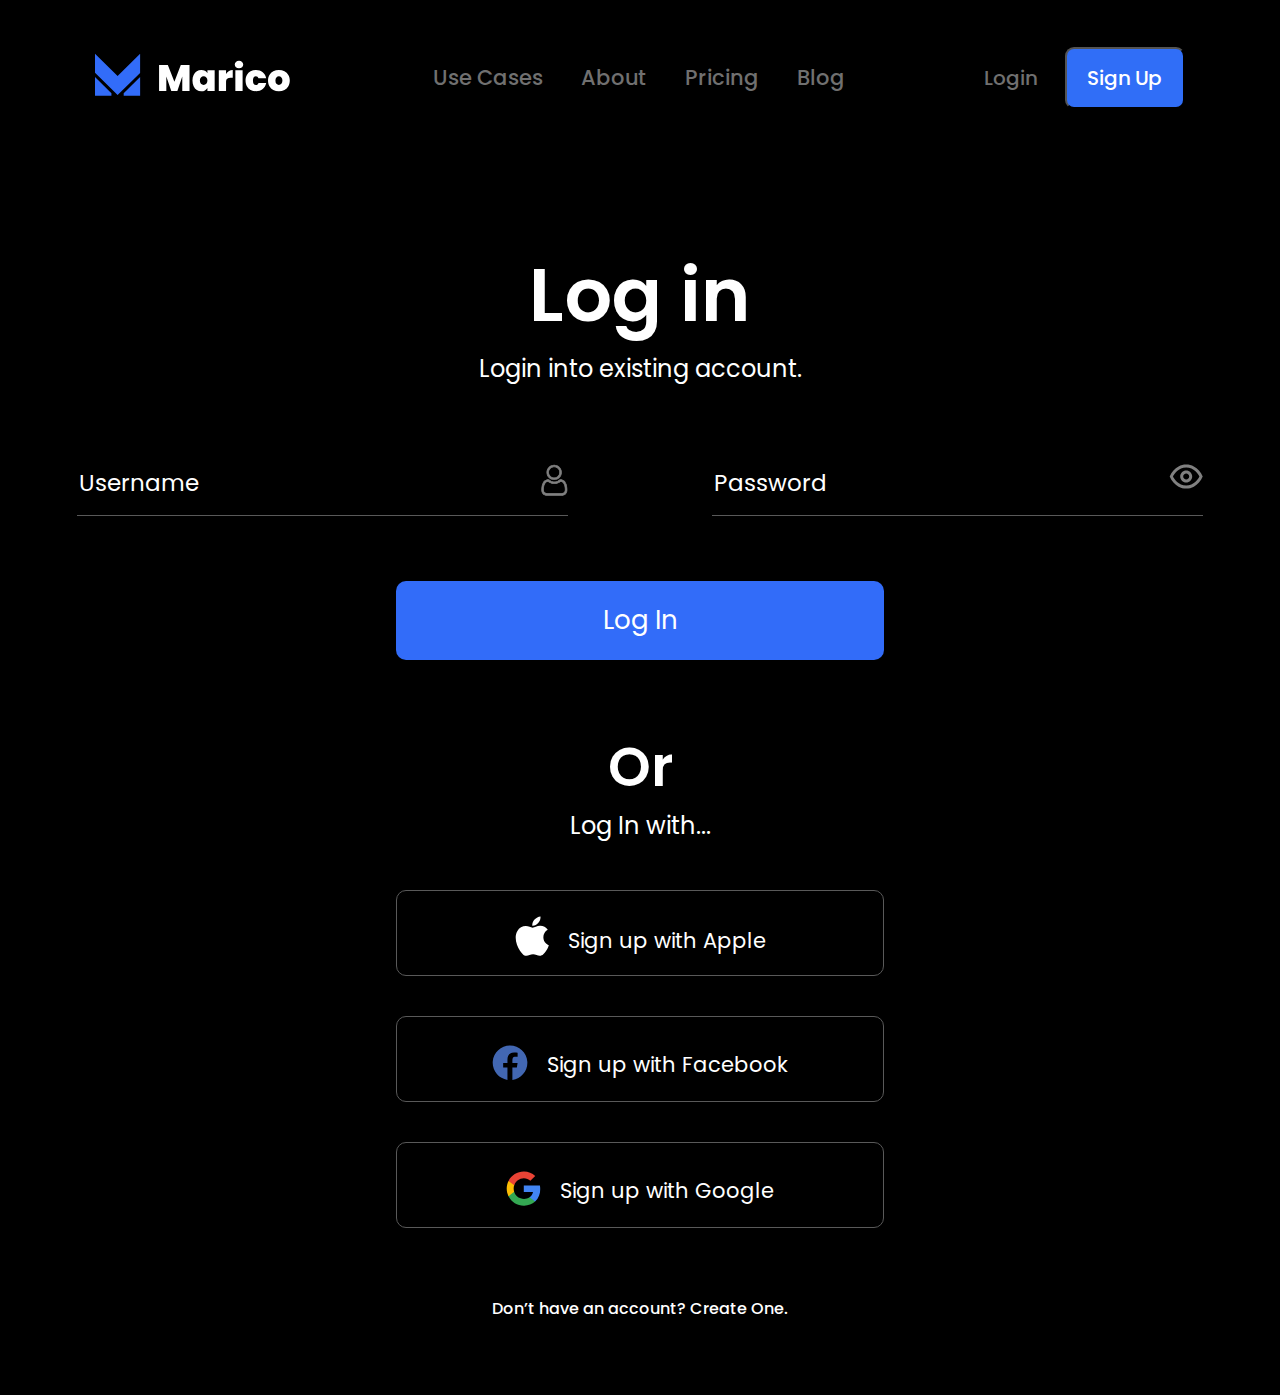
<file: login.html>
<!DOCTYPE html>
<html lang="en">
    <head>
        <meta charset="UTF-8" />
        <meta http-equiv="X-UA-Compatible" content="IE=edge" />
        <meta name="viewport" content="width=device-width, initial-scale=1.0" />
        <link rel="stylesheet" href="css/style.css" />
        <link rel="stylesheet" href="css/normalize.css" />
        <link rel="stylesheet" href="css/media.css" />
        <link rel="preconnect" href="https://fonts.googleapis.com" />
        <link rel="preconnect" href="https://fonts.gstatic.com" crossorigin />
        <link href="https://fonts.googleapis.com/css2?family=Poppins:wght@400;500;600;700&family=Readex+Pro:wght@200;300;400;500;600;700&family=Roboto:ital,wght@0,100;0,300;0,400;0,500;0,700;0,900;1,100;1,300;1,400;1,500;1,700;1,900&display=swap" rel="stylesheet"/>
        <title>Log in</title>
    </head>
    <body>
        <header class="header">
        <div class="container">
            <nav>
            <img src="img/Company_logo.svg" alt="" class="nav-logo" />
            <ul class="nav-ul">
                <li class="nav-li"><a href="index.html" class="nav-li-a">Use Cases</a></li>
                <li class="nav-li"><a href="aboutus.html" class="nav-li-a">About</a></li>
                <li class="nav-li"><a href="price.html" class="nav-li-a">Pricing</a></li>
                <li class="nav-li"><a href="blog.html" class="nav-li-a">Blog</a></li>
            </ul>
            <div class="nav-buttons">
                <a href="login.html"><button class="login-btn">Login</button></a>
                <a href="signup.html"><button class="signup-btn">Sign Up</button></a>
            </div>
            </nav>
        </div>
        </header>
        <section class="signup">
            <div class="container">
                <div class="signup__content">
                    <h1 class="h2" style="margin-bottom:0;">Log in</h1>
                    <p class="p400_24 wh">Login into existing account.</p>
                    <form class="form mr">
                        <div class="input-group mr">
                            <input id='i1' type="text" placeholder="Username">
                        </div>
                        <div class="input-group">
                            <input id='i2' type="password" placeholder="Password">
                        </div>
                    </form>
                    <button class="form-button mr">Log In</button>
                    <h2 class="h2 sm">Or</h2>
                    <p class="p400_24 wh" style="margin-bottom:46px;">Log In with...</p>
                    <div class="buttons2">
                        <button id='b1' style="padding-top:17px; padding-bottom:18px;"><img src="img/Apple_logo.svg" alt="" class="bicon">Sign up with Apple</button>
                        <button id='b1' class="fb-button"><img src="img/Facebook2.svg" alt="" class="bicon">Sign up with Facebook</button>
                        <button id='b1'><img src="img/G_logo.svg" alt="" class="bicon">Sign up with Google</button>
                    </div>
                    <p class="p500_16">Don’t have an account? Create One.</p>
                </div>
            </div>
        </section>
    </body>
</html>
</file>
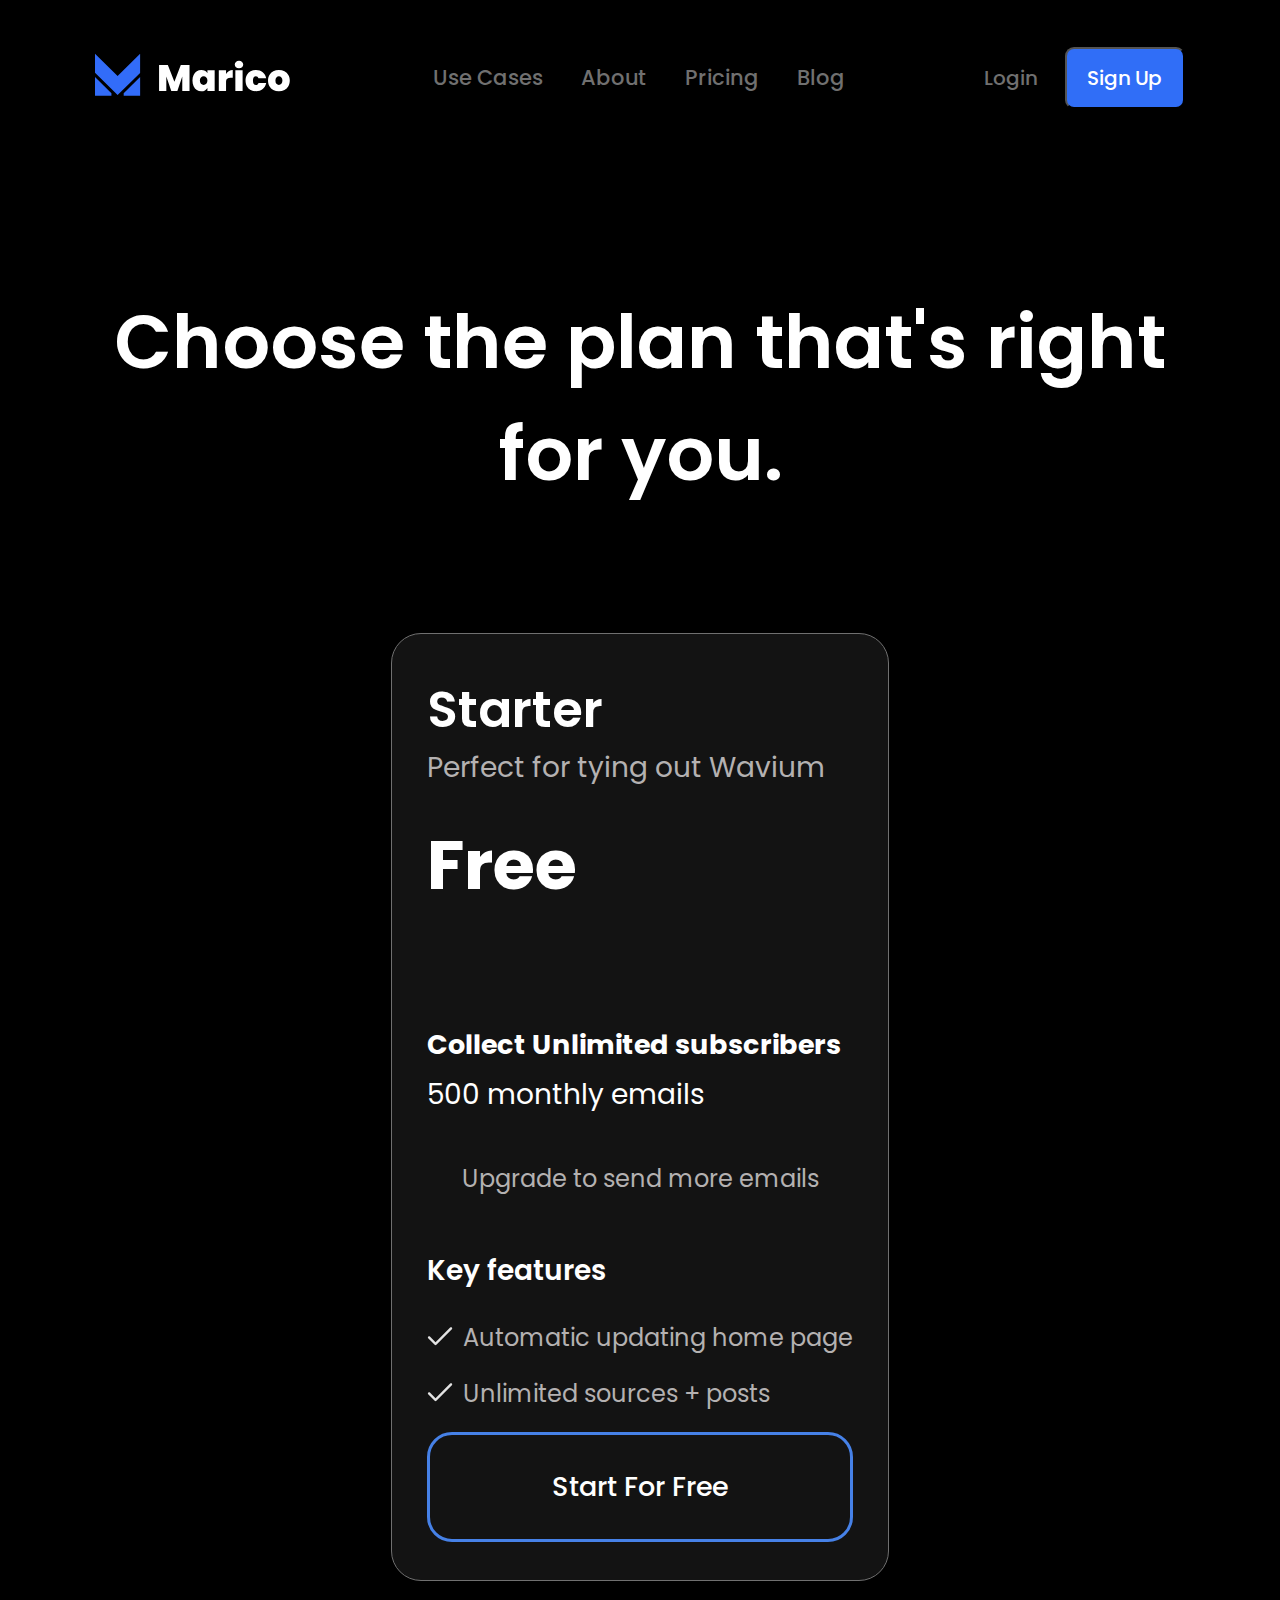
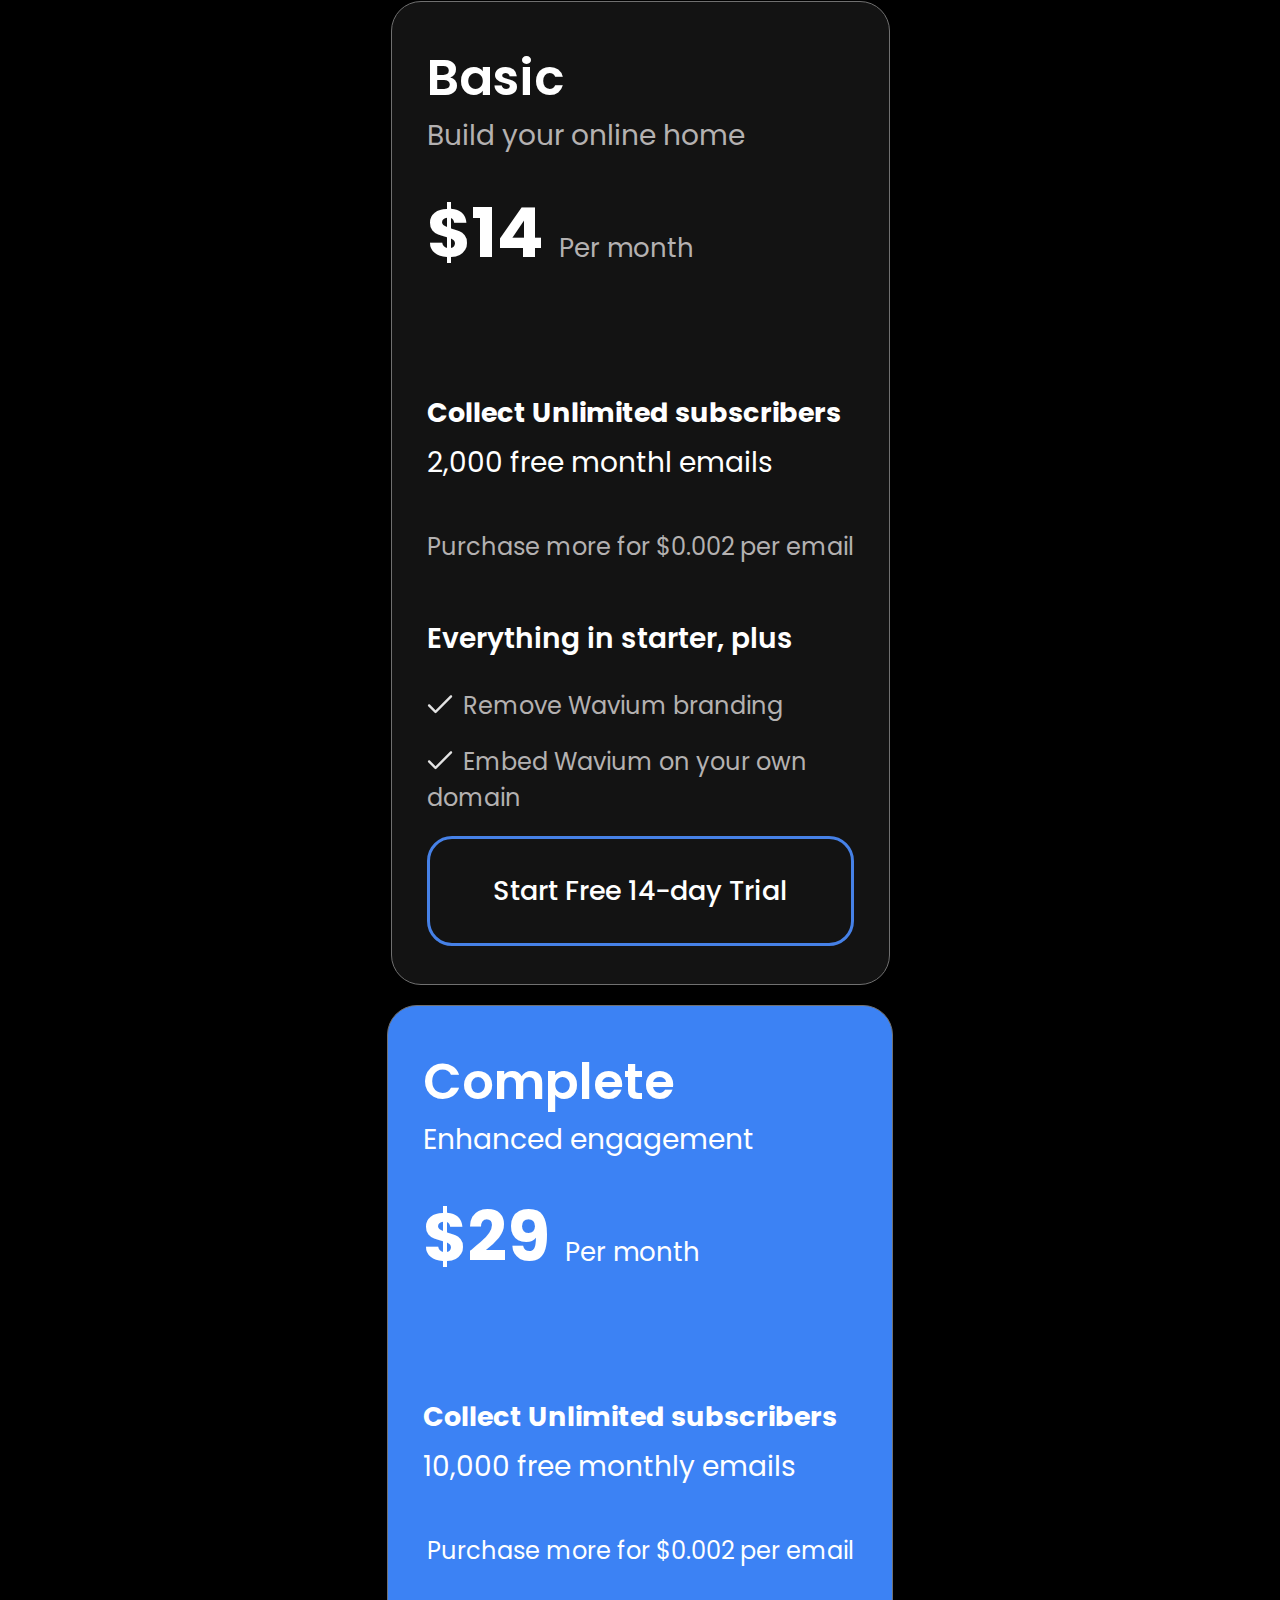
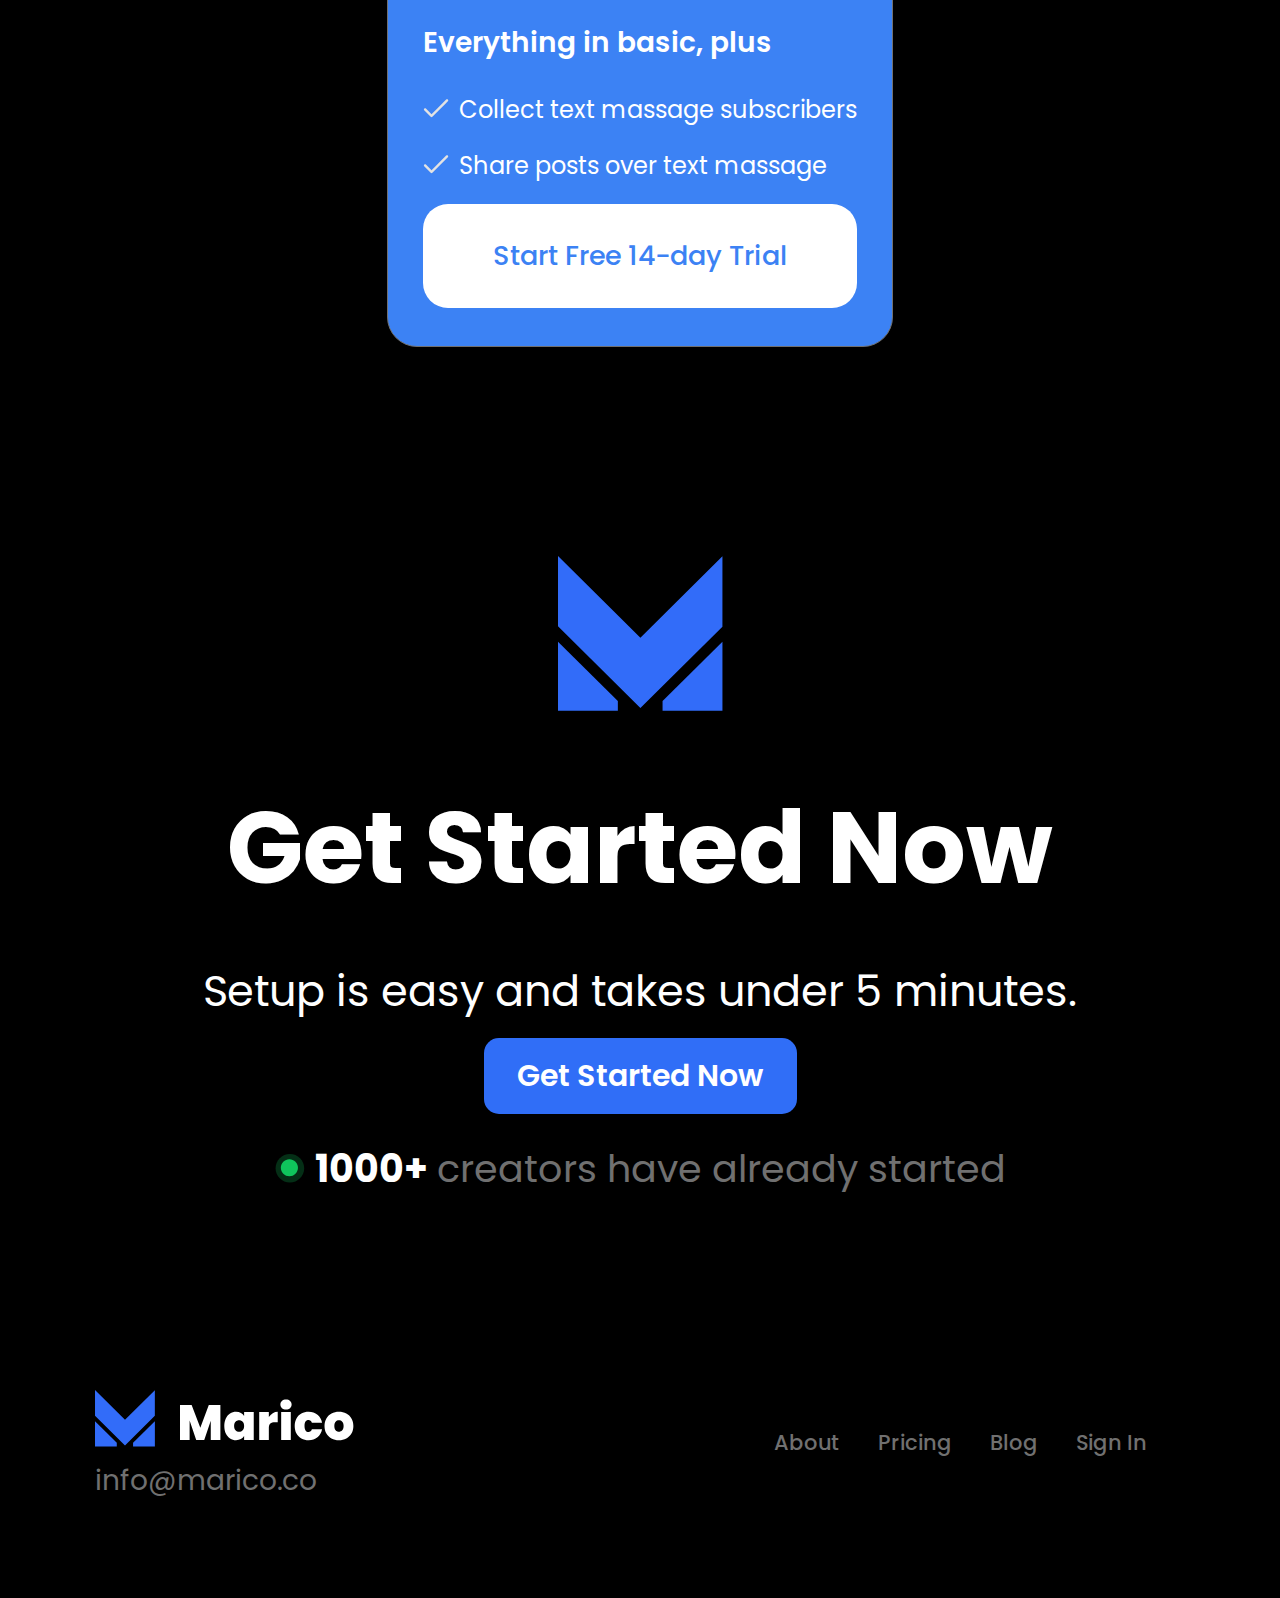
<file: price.html>
<!DOCTYPE html>
<html lang="en">
    <head>
        <meta charset="UTF-8" />
        <meta http-equiv="X-UA-Compatible" content="IE=edge" />
        <meta name="viewport" content="width=device-width, initial-scale=1.0" />
        <link rel="stylesheet" href="css/style.css" />
        <link rel="stylesheet" href="css/normalize.css" />
        <link rel="stylesheet" href="css/media.css" />
        <link rel="preconnect" href="https://fonts.googleapis.com" />
        <link rel="preconnect" href="https://fonts.gstatic.com" crossorigin />
        <link href="https://fonts.googleapis.com/css2?family=Poppins:wght@400;500;600;700&family=Readex+Pro:wght@200;300;400;500;600;700&family=Roboto:ital,wght@0,100;0,300;0,400;0,500;0,700;0,900;1,100;1,300;1,400;1,500;1,700;1,900&display=swap" rel="stylesheet"/>
        <title>Price</title>
    </head>
    <body>
        <header class="header">
        <div class="container">
            <nav>
            <img src="img/Company_logo.svg" alt="" class="nav-logo" />
            <ul class="nav-ul">
                <li class="nav-li"><a href="index.html" class="nav-li-a">Use Cases</a></li>
                <li class="nav-li"><a href="aboutus.html" class="nav-li-a">About</a></li>
                <li class="nav-li"><a href="price.html" class="nav-li-a">Pricing</a></li>
                <li class="nav-li"><a href="blog.html" class="nav-li-a">Blog</a></li>
            </ul>
            <div class="nav-buttons">
                <a href="login.html"><button class="login-btn">Login</button></a>
                <a href="signup.html"><button class="signup-btn">Sign Up</button></a>
            </div>
            </nav>
        </div>
        </header>
        <section class="price">
            <div class="container">
                <div class="price__content">
                    <h1 class="h2 mr">Choose the plan that's right for you.</h1>
                    <div class="price__cards">
                        <div class="price__cards-items">
                            <p class="p600_50">Starter</p>
                            <p class="p400_28 grey">Perfect for tying out Wavium</p>
                            <p class="p700_69">Free</p>
                            <p class="p700_27">Collect Unlimited subscribers</p>
                            <p class="p400_28 mr">500 monthly emails</p>
                            <p class="p400_24 center">Upgrade to send more emails</p>
                            <p class="p600_28">Key features</p>
                            <p class="p400_24 mr">Automatic updating home page</p>
                            <p class="p400_24 mr">Unlimited sources + posts</p>
                            <button class="price_button">Start For Free</button>
                        </div>
                        <div class="price__cards-items">
                            <p class="p600_50">Basic</p>
                            <p class="p400_28 grey">Build your online home</p>
                            <p class="p700_69">$14 <span>Per month</span></p>
                            <p class="p700_27">Collect Unlimited subscribers</p>
                            <p class="p400_28 mr">2,000 free monthl emails</p>
                            <p class="p400_24 center">Purchase more for $0.002 per email</p>
                            <p class="p600_28">Everything in starter, plus</p>
                            <p class="p400_24 mr">Remove Wavium branding</p>
                            <p class="p400_24 mr">Embed Wavium on your own <br>domain</p>
                            <button class="price_button">Start Free 14-day Trial</button>
                        </div>
                        <div class="price__cards-items blue">
                            <p class="p600_50">Complete</p>
                            <p class="p400_28 grey"><span>Enhanced engagement</span></p>
                            <p class="p700_69 wh">$29 <span>Per month</span></p>
                            <p class="p700_27">Collect Unlimited subscribers</p>
                            <p class="p400_28 mr">10,000 free monthly emails</p>
                            <p class="p400_24 center"><span>Purchase more for $0.002 per email</span></p>
                            <p class="p600_28">Everything in basic, plus </p>
                            <p class="p400_24 mr"><span>Collect text massage subscribers</span></p>
                            <p class="p400_24 mr"><span>Share posts over text massage</span></p>
                            <button class="price_button wh">Start Free 14-day Trial</button>
                        </div>
                    </div>
                </div>
            </div>
        </section>
        <section class="get_started">
                <div class="container">
                <div class="get_started-content">
                    <img src="img/Logo2.svg" alt="" class="logo2" />
                    <h5 class="h5">Get Started Now</h5>
                    <p class="p400_43">Setup is easy and takes under 5 minutes.</p>
                    <button class="getstart mr">Get Started Now</button>
                    <div class="text-group">
                    <img src="img/Dot.svg" alt="" class="dot" />
                    <p class="p700_25 big">1000+</p>
                    <p class="p400_25 big">creators have already started</p>
                    </div>
                </div>
            </div>
        </section>
        <footer>
            <div class="container">
                <nav class="footer-nav">
                    <div class="logo-group">
                    <img src="img/Company_logo.svg" alt="" class="nav-logo" />
                    <div class="nav-li sm">info@marico.co</div>
                    </div>
                    <ul class="nav-ul">
                    <li class="nav-li"><a href="aboutus.html" class="nav-li-a">About</a></li>
                    <li class="nav-li"><a href="price.html" class="nav-li-a">Pricing</a></li>
                    <li class="nav-li"><a href="blog.html" class="nav-li-a">Blog</a></li>
                    <li class="nav-li"><a href="" class="nav-li-a">Sign In</a></li>
                    </ul>
                </nav>
            </div>
        </footer>
    </body>
</html>
</file>
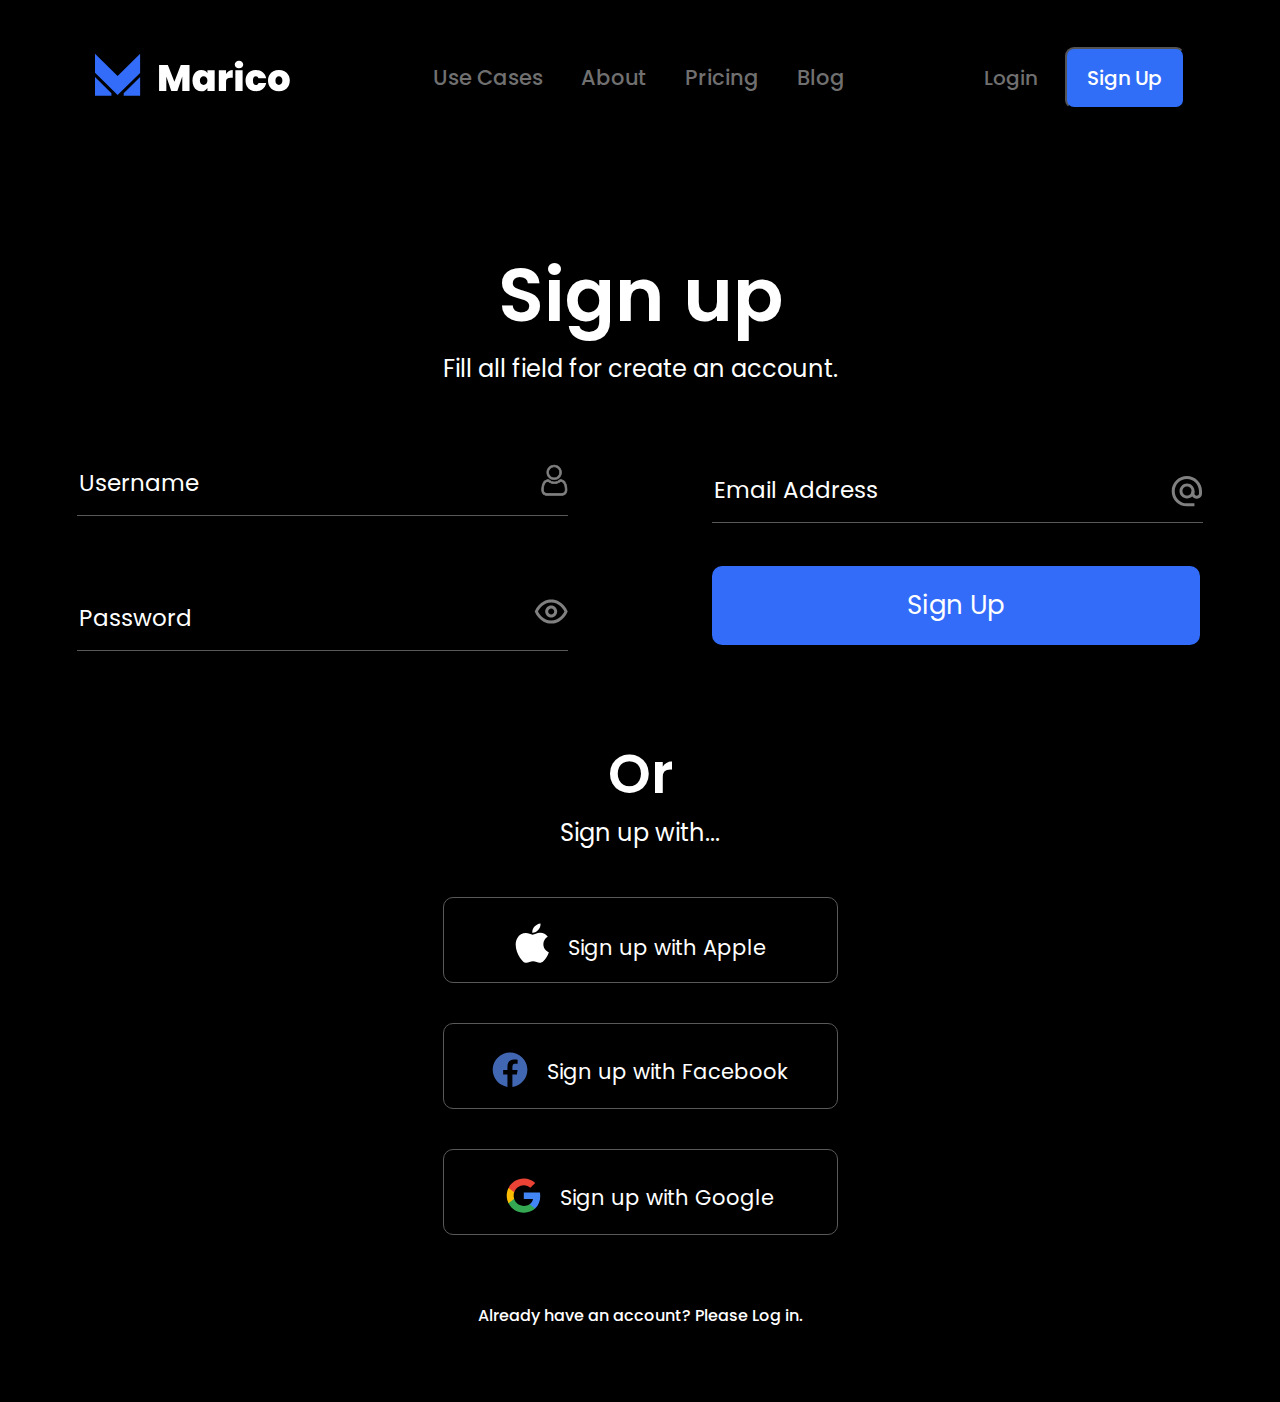
<file: signup.html>
<!DOCTYPE html>
<html lang="en">
    <head>
        <meta charset="UTF-8" />
        <meta http-equiv="X-UA-Compatible" content="IE=edge" />
        <meta name="viewport" content="width=device-width, initial-scale=1.0" />
        <link rel="stylesheet" href="css/style.css" />
        <link rel="stylesheet" href="css/normalize.css" />
        <link rel="stylesheet" href="css/media.css" />
        <link rel="preconnect" href="https://fonts.googleapis.com" />
        <link rel="preconnect" href="https://fonts.gstatic.com" crossorigin />
        <link href="https://fonts.googleapis.com/css2?family=Poppins:wght@400;500;600;700&family=Readex+Pro:wght@200;300;400;500;600;700&family=Roboto:ital,wght@0,100;0,300;0,400;0,500;0,700;0,900;1,100;1,300;1,400;1,500;1,700;1,900&display=swap" rel="stylesheet"/>
        <title>Sign Up</title>
    </head>
    <body>
        <header class="header">
        <div class="container">
            <nav>
            <img src="img/Company_logo.svg" alt="" class="nav-logo" />
            <ul class="nav-ul">
                <li class="nav-li"><a href="index.html" class="nav-li-a">Use Cases</a></li>
                <li class="nav-li"><a href="aboutus.html" class="nav-li-a">About</a></li>
                <li class="nav-li"><a href="price.html" class="nav-li-a">Pricing</a></li>
                <li class="nav-li"><a href="blog.html" class="nav-li-a">Blog</a></li>
            </ul>
            <div class="nav-buttons">
                <a href="login.html"><button class="login-btn">Login</button></a>
                <a href="signup.html"><button class="signup-btn">Sign Up</button></a>
            </div>
            </nav>
        </div>
        </header>
        <section class="signup">
            <div class="container">
                <div class="signup__content">
                    <h1 class="h2" style="margin-bottom:0;">Sign up</h1>
                    <p class="p400_24 wh">Fill all field for create an account.</p>
                    <form class="form">
                        <div class="input-group mr">
                            <input id='i1' type="text" placeholder="Username" style="margin-bottom: 83px;">
                            <input id='i2' type="password" placeholder="Password">
                        </div>
                        <div class="input-group">
                            <input id='i3' type="text" placeholder="Email Address" style="margin-bottom: 43px;">
                            <button class="form-button">Sign Up</button>
                        </div>
                    </form>
                    <h2 class="h2 sm">Or</h2>
                    <p class="p400_24 wh" style="margin-bottom:46px;">Sign up with...</p>
                    <div class="buttons2">
                        <button id='b1' style="padding-top:17px; padding-bottom:18px;"><img src="img/Apple_logo.svg" alt="" class="bicon">Sign up with Apple</button>
                        <button id='b1' class="fb-button"><img src="img/Facebook2.svg" alt="" class="bicon">Sign up with Facebook</button>
                        <button id='b1'><img src="img/G_logo.svg" alt="" class="bicon">Sign up with Google</button>
                    </div>
                    <p class="p500_16">Already have an account? Please Log in.</p>
                </div>
            </div>
        </section>
    </body>
</html>
</file>
<file: css/style.css>
body {
  background-color: #000000;
}
h1 {
  padding: 0;
  margin: 0;
}
h2 {
  padding: 0;
  margin: 0;
}
h3 {
  padding: 0;
  margin: 0;
}
p {
  padding: 0;
  margin: 0;
}
a {
  text-decoration: none;
}
.container {
  max-width: 1731px;
  padding-left: 95px;
  padding-right: 95px;
  margin: 0 auto;
}
.buttons {
  display: flex;
  align-items: center;
  justify-content: center;
  flex-wrap: wrap;
  margin-bottom: 21px;
}
nav {
  width: 100%;
  display: flex;
  align-items: center;
  justify-content: space-between;
  padding-top: 46px;
}
ul {
  display: flex;
}
.nav-li {
  font-family: "Poppins";
  font-style: normal;
  font-weight: 500;
  font-size: 21px;
  line-height: 32px;
  color: #707070;
  margin-right: 38px;
  list-style: none;
  cursor: pointer;
}
.nav-li-a {
  color: #707070;
}
.nav-li-a:hover {
  color: #3c82f4;
}
.login-btn {
  outline: none;
  border: none;
  background-color: transparent;
  padding: 0;
  font-family: "Poppins";
  font-style: normal;
  font-weight: 500;
  font-size: 20px;
  line-height: 30px;
  color: #707070;
  cursor: pointer;
  margin-right: 24px;
}
.signup-btn {
  outline: none;
  background-color: #306ef7;
  font-family: "Poppins";
  font-style: normal;
  font-weight: 500;
  font-size: 20px;
  line-height: 30px;
  color: #ffffff;
  padding-top: 14px;
  padding-left: 20px;
  padding-right: 22px;
  padding-bottom: 14px;
  border-radius: 9px;
  cursor: pointer;
}
.header-content {
  display: flex;
  flex-flow: column;
  align-items: center;
  justify-content: center;
}
.h1 {
  padding: 0;
  margin: 0;
  font-family: "Poppins";
  font-style: normal;
  font-weight: 700;
  font-size: 112px;
  line-height: 168px;
  color: #ffffff;
  text-align: center;
  padding-top: 139px;
}
.h1-2 {
  padding: 0;
  margin: 0;
  font-family: "Poppins";
  font-style: normal;
  font-weight: 700;
  font-size: 112px;
  line-height: 168px;
  text-align: center;
  background-image: linear-gradient(90deg, #fe6783 1.9%, #ffbf84 97.1%);
  -webkit-background-clip: text;
  -webkit-text-fill-color: transparent;
}
.b {
  font-family: "Poppins";
  font-style: normal;
  font-weight: 500;
  font-size: 40px;
  line-height: 60px;
  text-align: center;
  color: #ffffff;
  max-width: 694px;
  text-align: center;
  padding-top: 137px;
  padding-bottom: 50px;
}
.getstart {
  outline: none;
  border: none;
  background-color: #306ef7;
  font-family: "Poppins";
  font-style: normal;
  font-weight: 500;
  font-size: 20px;
  line-height: 30px;
  color: #ffffff;
  padding-top: 23px;
  padding-bottom: 23px;
  border-radius: 15px;
  width: 313px;
  cursor: pointer;
  margin-right: 26px;
}
.viewdemo {
  width: 313px;
  outline: none;
  background-color: transparent;
  border: 1px solid #707070;
  font-family: "Poppins";
  font-style: normal;
  font-weight: 500;
  font-size: 20px;
  line-height: 30px;
  color: #707070;
  cursor: pointer;
  padding: 23px 0px;
  border-radius: 15px;
  padding-bottom: 21px;
}
.text-group {
  display: flex;
  align-items: center;
  justify-content: center;
  padding-bottom: 188px;
}
.dot {
  margin-right: 10px;
}
.p700_25 {
  font-family: "Poppins";
  font-style: normal;
  font-weight: 700;
  font-size: 25px;
  line-height: 38px;
  color: #ffffff;
  margin-right: 10px;
}
.p400_25 {
  font-family: "Poppins";
  font-style: normal;
  font-weight: 400;
  font-size: 25px;
  line-height: 38px;
  text-align: center;
  color: #707070;
}
.creators {
  display: flex;
  flex-flow: column;
  align-items: center;
  justify-content: center;
  width: 100%;
}
.h2 {
  font-family: "Poppins";
  font-style: normal;
  font-weight: 600;
  font-size: 75px;
  line-height: 112px;
  color: #ffffff;
  text-align: center;
  margin-bottom: 64px;
}
.creators-content {
  display: flex;
  align-items: center;
  justify-content: space-between;
  width: 100%;
  margin-bottom: 150px;
}
.creators-text.mr {
  margin-right: 107px;
  margin-left: 107px;
}
.emoji {
  margin-right: 8px;
}
.p600_35 {
  font-family: "Poppins";
  font-style: normal;
  font-weight: 600;
  font-size: 35px;
  line-height: 52px;
  color: #ffffff;
}
.p400_22 {
  font-family: "Poppins";
  font-style: normal;
  font-weight: 400;
  font-size: 22px;
  line-height: 33px;
  color: #707070;
  text-align: center;
}
.text-group.mb {
  padding-bottom: 0;
}
.p600_25 {
  font-family: "Poppins";
  font-style: normal;
  font-weight: 600;
  font-size: 25px;
  line-height: 38px;
  color: #3d82f2;
}
.p400_30 {
  font-family: "Poppins";
  font-style: normal;
  font-weight: 400;
  font-size: 30px;
  line-height: 45px;
  text-align: center;
  text-align: center;
  color: #707070;
  max-width: 929px;
}
.step1-btn {
  outline: none;
  background-color: transparent;
  border: 1px solid #707070;
  font-family: "Poppins";
  font-style: normal;
  font-weight: 500;
  font-size: 20px;
  line-height: 30px;
  color: #707070;
  cursor: pointer;
  padding: 24px 0;
  width: 313px;
  border-radius: 15px;
  margin-bottom: 182px;
  margin-top: 34px;
}
.step1 {
  display: flex;
  flex-flow: column;
  align-items: center;
  justify-content: center;
}
.container.center {
  display: flex;
  flex-flow: column;
  align-items: center;
  justify-content: center;
}
.h2.mb {
  margin-bottom: 0;
}
.homepage {
  position: relative;
}
.homepage-content {
  display: flex;
  align-items: center;
  justify-content: flex-start;
}
.homepage-text {
  width: 100%;
  display: flex;
  flex-flow: column;
  align-items: flex-start;
}
.p500_30 {
  font-family: "Poppins";
  font-style: normal;
  font-weight: 500;
  font-size: 30px;
  line-height: 45px;
  color: #ffffff;
  margin-bottom: 80px;
}
.h2.ml {
  text-align: left;
  margin-bottom: 0;
}
.h2s {
  color: #3c82f4;
}
.p400_23 {
  font-family: "Poppins";
  font-style: normal;
  font-weight: 400;
  font-size: 23px;
  line-height: 34px;
  color: #ffffff;
}
.bullet {
  margin-right: 12px;
}
.getstart.sm {
  padding-left: 21px;
  padding-right: 21px;
}
.viewdemo.sm {
  padding-left: 37px;
  padding-right: 37px;
}
.buttons.mr {
  margin-top: 66px;
  margin-bottom: 189px;
}
.text-group.fl {
  justify-content: flex-start;
}
.homepage-pic {
  display: flex;
  align-items: start;
}
.screen {
  position: absolute;
  top: 0;
  right: 0;
}
.screen2 {
  display: none;
  margin-top: 20px;
  margin-bottom: 189px;
  width: 100%;
}
.mobile-content {
  display: flex;
}
.mobile-card {
  background-color: #0d0d0d;
  width: 100%;
  padding-top: 33px;
  padding-left: 45px;
  padding-bottom: 0;
  position: relative;
  height: 666px;
  margin-bottom: 49px;
  margin-top: 176px;
}
.mobile-card.fl {
  display: flex;
  flex-flow: column;
  justify-content: space-between;
  overflow-x: visible;
  margin-right: 23px;
}
.p400_30.green {
  color: #0fc65c;
  text-align: left;
}
.h3 {
  font-family: "Poppins";
  font-style: normal;
  font-weight: 600;
  font-size: 80px;
  line-height: 120px;
  color: #919191;
}
.h3.white {
  color: #ffffff;
  margin-bottom: 14px;
}
.mobile-pic {
  width: 100%;
  overflow: hidden;
  display: flex;
  justify-content: flex-end;
  align-items: flex-end;
}
.phone {
  position: relative;
  right: -120px;
  max-width: 100%;
}
.button {
  display: flex;
  align-items: center;
  justify-content: center;
  margin-bottom: 189px;
}
.experts-pic {
  width: 100%;
  margin-bottom: 189px;
}
.experts-image {
  width: 100%;
}
.help {
  display: flex;
  align-items: center;
  justify-content: center;
  background: url('/img/1000bg.png');
  background-repeat: no-repeat;
  background-position: center;
  background-size: cover;
  margin-bottom: 188px;
}
.h4 {
  padding: 0;
  margin: 0;
  font-family: "Poppins";
  font-style: normal;
  font-weight: 600;
  font-size: 70px;
  line-height: 105px;
  text-align: center;
  color: #ffffff;
  max-width: 1236px;
  margin-top: 301px;
  margin-bottom: 301px;
}
.get_started-content {
  display: flex;
  flex-flow: column;
  align-items: center;
  justify-content: center;
}
.h5 {
  padding: 0;
  margin-bottom: 36px;
  margin-top: 62px;
  font-family: "Poppins";
  font-style: normal;
  font-weight: 700;
  font-size: 100px;
  line-height: 150px;
  color: #ffffff;
  text-align: center;
}
.p400_43 {
  font-family: "Poppins";
  font-style: normal;
  font-weight: 400;
  font-size: 43px;
  line-height: 64px;
  color: #ffffff;
  padding: 0;
  margin: 0;
  margin-bottom: 15px;
  text-align: center;
}
.getstart.mr {
  margin-right: 0;
  margin-bottom: 26px;
  font-weight: 600;
  font-size: 30px;
}
.p700_25.big {
  font-weight: 700;
  font-size: 38px;
  line-height: 57px;
}
.p400_25.big {
  font-weight: 400;
  font-size: 38px;
  line-height: 57px;
}
.nav-li.sm {
  font-weight: 400;
  font-size: 28px;
  line-height: 42px;
  text-align: center;
}
.footer-nav {
  display: flex;
  align-items: center;
  justify-content: space-between;
  padding: 0;
  margin-bottom: 96px;
}
.logo-group {
  display: flex;
  flex-flow: column;
  justify-content: center;
}
.mission {
  border-bottom: 1px solid #414141;
  max-width: 1252px;
  display: flex;
  margin: 0 auto;
}
.mission__content {
  display: flex;
  flex-flow: column;
  align-items: center;
}
.logo3 {
  margin-top: 122px;
  margin-bottom: 48px;
}
.p400_28 {
  font-family: 'Poppins';
  font-style: normal;
  font-weight: 400;
  font-size: 28px;
  line-height: 42px;
  color: #FFFFFF;
  max-width: 1133px;
  margin-bottom: 18px;
}
.p400_28.fw {
  font-weight: 600;
  margin-top: 36px;
  margin-bottom: 56px;
}
.ourteam {
  padding: 188px 0;
}
.ourteam__content {
  display: flex;
  flex-flow: column;
  align-items: center;
}
.ourteam__cards {
  width: 100%;
  display: flex;
  align-items: center;
  justify-content: space-evenly;
}
.ourteam__person {
  display: flex;
  flex-flow: column;
  align-items: center;
  margin-top: 61px;
}
.p700_35 {
  font-family: 'Poppins';
  font-style: normal;
  font-weight: 700;
  font-size: 35px;
  line-height: 52px;
  color: #FFFFFF;
}
.p400_19 {
  font-family: 'Poppins';
  font-style: normal;
  font-weight: 400;
  font-size: 19px;
  line-height: 28px;
  color: #7F7F7F;
}
.person-img {
  margin-bottom: 17px;
}
.twitter {
  margin-top: 28px;
}
.p400_30.white {
  color: white;
}
.price {
  padding-top: 126px;
  padding-bottom: 189px;
}
.h2.mr {
  margin-bottom: 123px;
}
.price__cards {
  display: flex;
  align-items: center;
  justify-content: space-between;
}
.price__cards-items {
  background-color: #131313;
  padding: 38px 35px;
  border: 1px solid #707070;
  border-radius: 30px;
  max-width: 496px;
  height: auto;
}
.p600_50 {
  font-family: 'Poppins';
  font-style: normal;
  font-weight: 600;
  font-size: 50px;
  line-height: 75px;
  color: #FFFFFF;
}
.p400_28.grey {
  color:#B4B1B1;
  margin-bottom: 24px;
}
.p700_69 {
  font-family: 'Poppins';
  font-style: normal;
  font-weight: 700;
  font-size: 69px;
  line-height: 104px;
  color: #FFFFFF;
  margin-bottom: 108px;
}
.p700_27 {
  font-family: 'Poppins';
  font-style: normal;
  font-weight: 700;
  font-size: 27px;
  line-height: 40px;
  color: #FFFFFF;
  margin-bottom: 9px;
}
.p400_24 {
  font-family: 'Poppins';
  font-style: normal;
  font-weight: 400;
  font-size: 24px;
  line-height: 36px;
  color: #B4B1B1;
}
.p400_24.wh {
  color: white;
}
.p600_28 {
  font-family: 'Poppins';
  font-style: normal;
  font-weight: 600;
  font-size: 28px;
  line-height: 42px;
  color: #FFFFFF;
  margin-bottom: 28px;
}
.p400_28.mr {
  margin-bottom: 45px;
}
.p400_24.center {
  text-align: center;
  margin-bottom: 53px;
}
.p400_24.mr {
  margin-bottom: 20px;
}
.price_button {
  width: 100%;
  padding: 32px 0;
  background-color: transparent;
  border:  3.5px solid #4681E7;
  border-radius: 25px;
  font-family: 'Poppins';
  font-style: normal;
  font-weight: 500;
  font-size: 27px;
  line-height: 40px;
  color: #FFFFFF;
  cursor: pointer;
}
.p400_24.mr::before {
  content:url('../img/Shape-7.svg');
  margin-right: 10px;
}
.p700_69>span {
  font-weight: 400;
  font-size: 26px;
  line-height: 39px;
  color: #B4B1B1;
}
.price__cards-items.blue {
  background-color: #3C82F4;
}
.p400_28>span, .p400_24>span {
  color: white;
}
.p700_69.wh>span {
  color: white;
}
.price_button.wh {
  background-color: white;
  border: white;
  color:#3C82F4;
}
.blog {
  display: flex;
  justify-content: center;
  padding-top: 128px;
  padding-bottom: 188px;
}
.blog__content {
  display: flex;
  flex-flow: column;
  align-items: center;
}
.h6 {
  font-family: 'Poppins';
  font-style: normal;
  font-weight: 600;
  font-size: 120px;
  line-height: 180px;
  color: #FFFFFF;
  margin-top: 0;
  margin-bottom: 0;
  text-align: center;
}
.p400_30.wh {
  color: white;
  margin-bottom: 130px;
  text-align: center;
}
.blog-cards {
  display: flex;
  justify-content: center;
  max-width: 100%;
  flex-wrap: wrap;
}
.blog-cards_items {
  background-color: transparent;
  border: 1px solid #707070;
  border-radius: 25px;
  padding: 36px 33px;
  width: 403px;
  margin: 10px;
}
.p600_30 {
  font-family: 'Poppins';
  font-style: normal;
  font-weight: 600;
  font-size: 30px;
  line-height: 45px;
  color: #FFFFFF;
  margin-bottom: 11px;
}
.blog_icons {
  margin-bottom: 17px;
}
.p400_23.grey {
  color:#828282;
  text-align: left;
}
.signup {
  width: 100%;
  height: 100%;
  display: flex;
  justify-content: center;
  padding-top: 79px;
  padding-bottom: 74px;
}
.signup__content {
  display: flex;
  flex-flow: column;
  align-items: center;
  width: 100%;
}
.form {
  display: flex;
  max-width: 118px;
  align-items: center;
  justify-content: center;
  margin-top: 77px;
  margin-bottom: 83px;
}
input {
  outline: none;
  width: 487px;
  background-color: transparent;
  border: none;
  border-bottom:1px solid #595959;
  padding-top: 2px;
  padding-bottom: 15px;
}
input[type=text] {
  font-family: 'Poppins';
  font-style: normal;
  font-weight: 400;
  font-size: 23px;
  line-height: 34px;
  color: #FFF
}
input[type=password] {
  font-family: 'Poppins';
  font-style: normal;
  font-weight: 400;
  font-size: 23px;
  line-height: 34px;
  color: #FFF
}
input::placeholder {
  font-family: 'Poppins';
  font-style: normal;
  font-weight: 400;
  font-size: 23px;
  line-height: 34px;
  color: #FFF
}
#i1 {
  background: url('/img/User.svg');
  background-repeat: no-repeat;
  background-position: right top;
}
#i2 {
  background: url('/img/Eye.svg');
  background-repeat: no-repeat;
  background-position: right top;
}
#i3 {
  background: url('/img/At_sign.svg');
  background-repeat: no-repeat;
  background-position: right top 5px;
}
.form-button {
  outline: none;
  border: none;
  border-radius: 10px;
  background: #326CF9;
  font-family: 'Poppins';
  font-style: normal;
  font-weight: 400;
  font-size: 26px;
  line-height: 39px;
  color: #FFFFFF;
  width: 488px;
  padding: 20px 0;
  cursor: pointer;
}
.input-group.mr {
  margin-right: 144px;
}
.h2.sm {
  font-weight: 600;
  font-size: 54px;
  line-height: 81px;
  margin-bottom: 0;
}
.buttons2 {
  width: 100%;
  display: flex;
  flex-flow: column;
  align-items: center;
  margin-bottom: 69px;
}
#b1 {
  width: 100%;
  border: 1px solid #595959;
  border-radius: 10px;
  outline: none;
  background-color: transparent;
  padding: 20px 0;
  font-family: 'Poppins';
  font-style: normal;
  font-weight: 400;
  font-size: 21px;
  line-height: 32px; 
  color: #FFFFFF;
  cursor: pointer;
}
.bicon {
  margin-right: 19px;
  position: relative;
  top: 8px;
}
.fb-button {
  margin-top: 40px;
  margin-bottom: 40px;
}
.p500_16 {
  font-family: 'Poppins';
  font-style: normal;
  font-weight: 500;
  font-size: 16px;
  line-height: 24px;
  color: #FFFFFF;
}
.form.mr {
  margin-bottom: 65px;
}
.form-button.mr {
  margin-bottom: 67px;
}
.nav-buttons>a {
  text-align: center;
}
</file>
<file: css/media.css>
@media (max-width: 1698px) {
    .price__cards {
        flex-flow: column;
        align-items: center;
        justify-content: center;
    }
    .price__cards-items {
        margin-bottom: 20px;
    }
}
@media (max-width: 1653px) {
    .homepage-content {
        justify-content: center;
    }
    .homepage-text {
        align-items: center;
    }
    .h2.ml {
        text-align: center;
    }
    .h2.s {
        text-align: center;
    }
    .p400_23 {
        text-align: center;
    }
    .screen {
        display: none;
    }
    .screen2 {
        display: block;
    }
    .buttons.mr {
        margin-bottom: 66px;
    }
}
@media (max-width: 1633px) {
    .mobile-content {
        flex-flow: column;
        align-items: center;
    }
    .mobile-card.fl {
        margin-right: 0;
        margin-top: 60px;
        margin-bottom: 0;
    }
    .mobile-card {
        margin-top: 40px;
    }
}
@media (max-width: 1390px) {
    .text-group.mb {
        display: flex;
        flex-flow: column;
        align-items: center;
    }
    .p600_35 {
        text-align: center;
    }
}
@media (max-width: 1267px) {
    .creators-content {
        flex-flow: column;
        align-items: center;
    }
    .p400_22 {
        margin-bottom: 20px;
    }
}
@media (max-width: 1147px) {
    .form {
        flex-flow: column;
        align-items: center;
    }
    .input-group.mr {
        margin-right: 0;
        margin-bottom: 81px;
    }
}
@media (max-width: 1086px) {
    nav {
        flex-flow: column;
    }
    .logo-group {
        align-items: center;
    }
    .nav-li.sm {
        margin: 0;
    }
}
@media (max-width: 953px) {
    .text-group.mb {
        flex-flow: column;
    }
    .container {
        padding: 0 40px;
    }
}
@media (max-width: 731px) {
    .getstart {
        margin-right: 0;
        margin-bottom: 20px;
        font-size: 16px;
        padding: 14px 0;
    }
    .step1-btn {
        font-size: 16px;
        padding: 14px 0;
    }
    .nav-logo {
        width: 120px;
    }
    .viewdemo {
        font-size: 16px;
        padding: 14px 0;
    }
    .buttons {
        flex-flow: column;
    }
    .ourteam__cards {
        flex-flow: column;
        align-items: center;
    }
}
@media (max-width: 690px) {
    ul {
        flex-flow: column;
        align-items: center;
        padding: 0;
    }
    .nav-buttons {
        display: flex;
        flex-flow: column;
    }
    .login-btn {
        margin-right: 0;
        margin-bottom: 20px;
    }
    .h1-2 {
        font-size: 70px;
        line-height: 100px;
    }
    .h1 {
        font-size: 70px;
        line-height: 100px;
    }
    .h2 {
        font-size: 50px;
        line-height: 85px;
    }
    .h4 {
        font-size: 35px;
        line-height: 50px;
    }
    .h6 {
        font-size: 70px;
        line-height: 100px;
    }
    .b {
        padding-top: 50px;
    }
    .nav-li {
        margin: 0;
    }
    .text-group {
        display: flex;
        flex-flow: column;
    }
    .p600-35 {
        text-align: center;
    }
    .text-group.mb  {
        flex-flow: column;
    }
    .container {
        padding: 0 20px;
    }
}
@media (max-width: 596px) {
    .p700_69 {
        font-size: 40px;
        line-height: 50px;
    }
    
}
@media (max-width: 582px) {
    .blog-cards_items {
        width: 100%;
        margin-right: 15px;
        margin-left: 15px;
    }
}
@media (max-width: 517px) {
    .h3 {
        font-size: 65px;
        line-height: 100px;
    }
    .p400_30.green {
        font-size: 26px;
    }
    .h5 {
        font-size: 75px;
        line-height: 80px;
    }
    .form {
        max-width: 100%;
    }
    input {
        width: 100%;
    }
    .form-button {
        width: 100%;
    }
    .p400_24.wh {
        text-align: center;
    }
}
@media (max-width: 436px) {
    .price_button {
        font-size: 20px;
        padding: 16px 0;
    }
}
</file>
